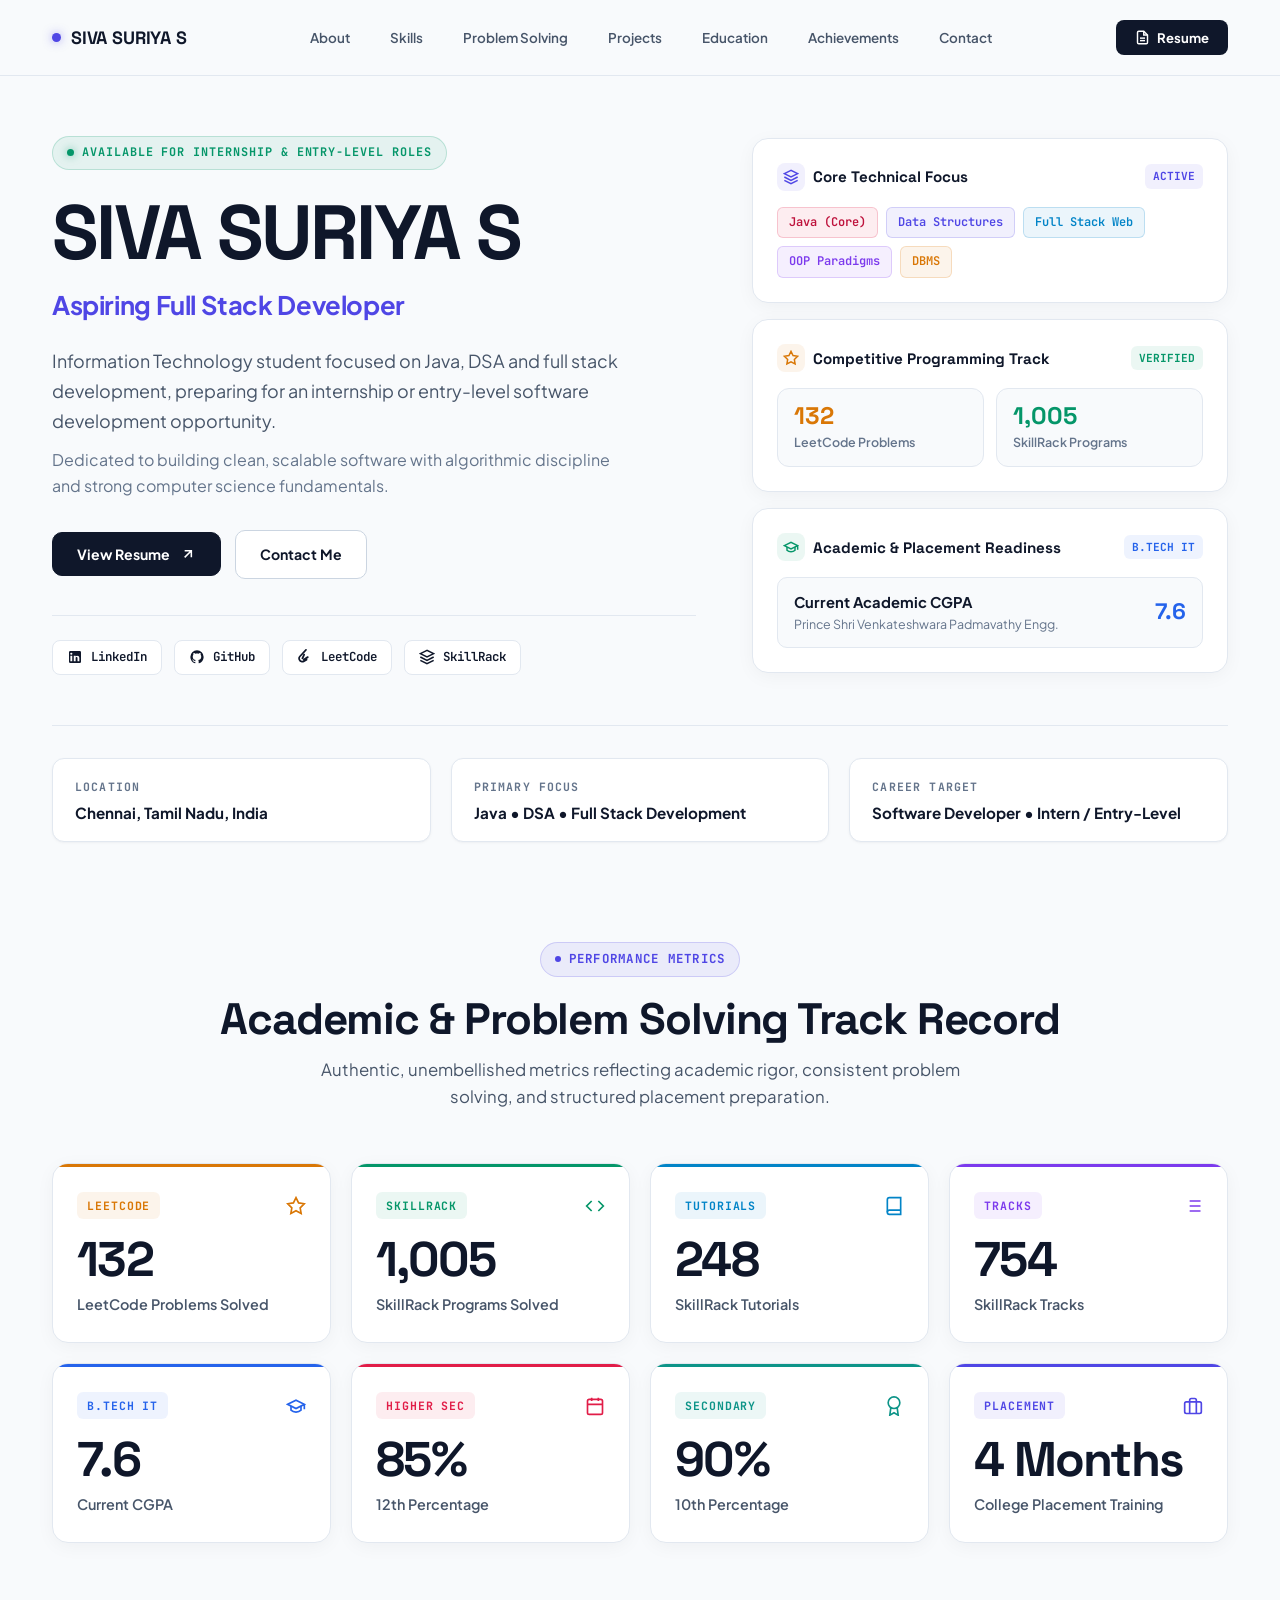
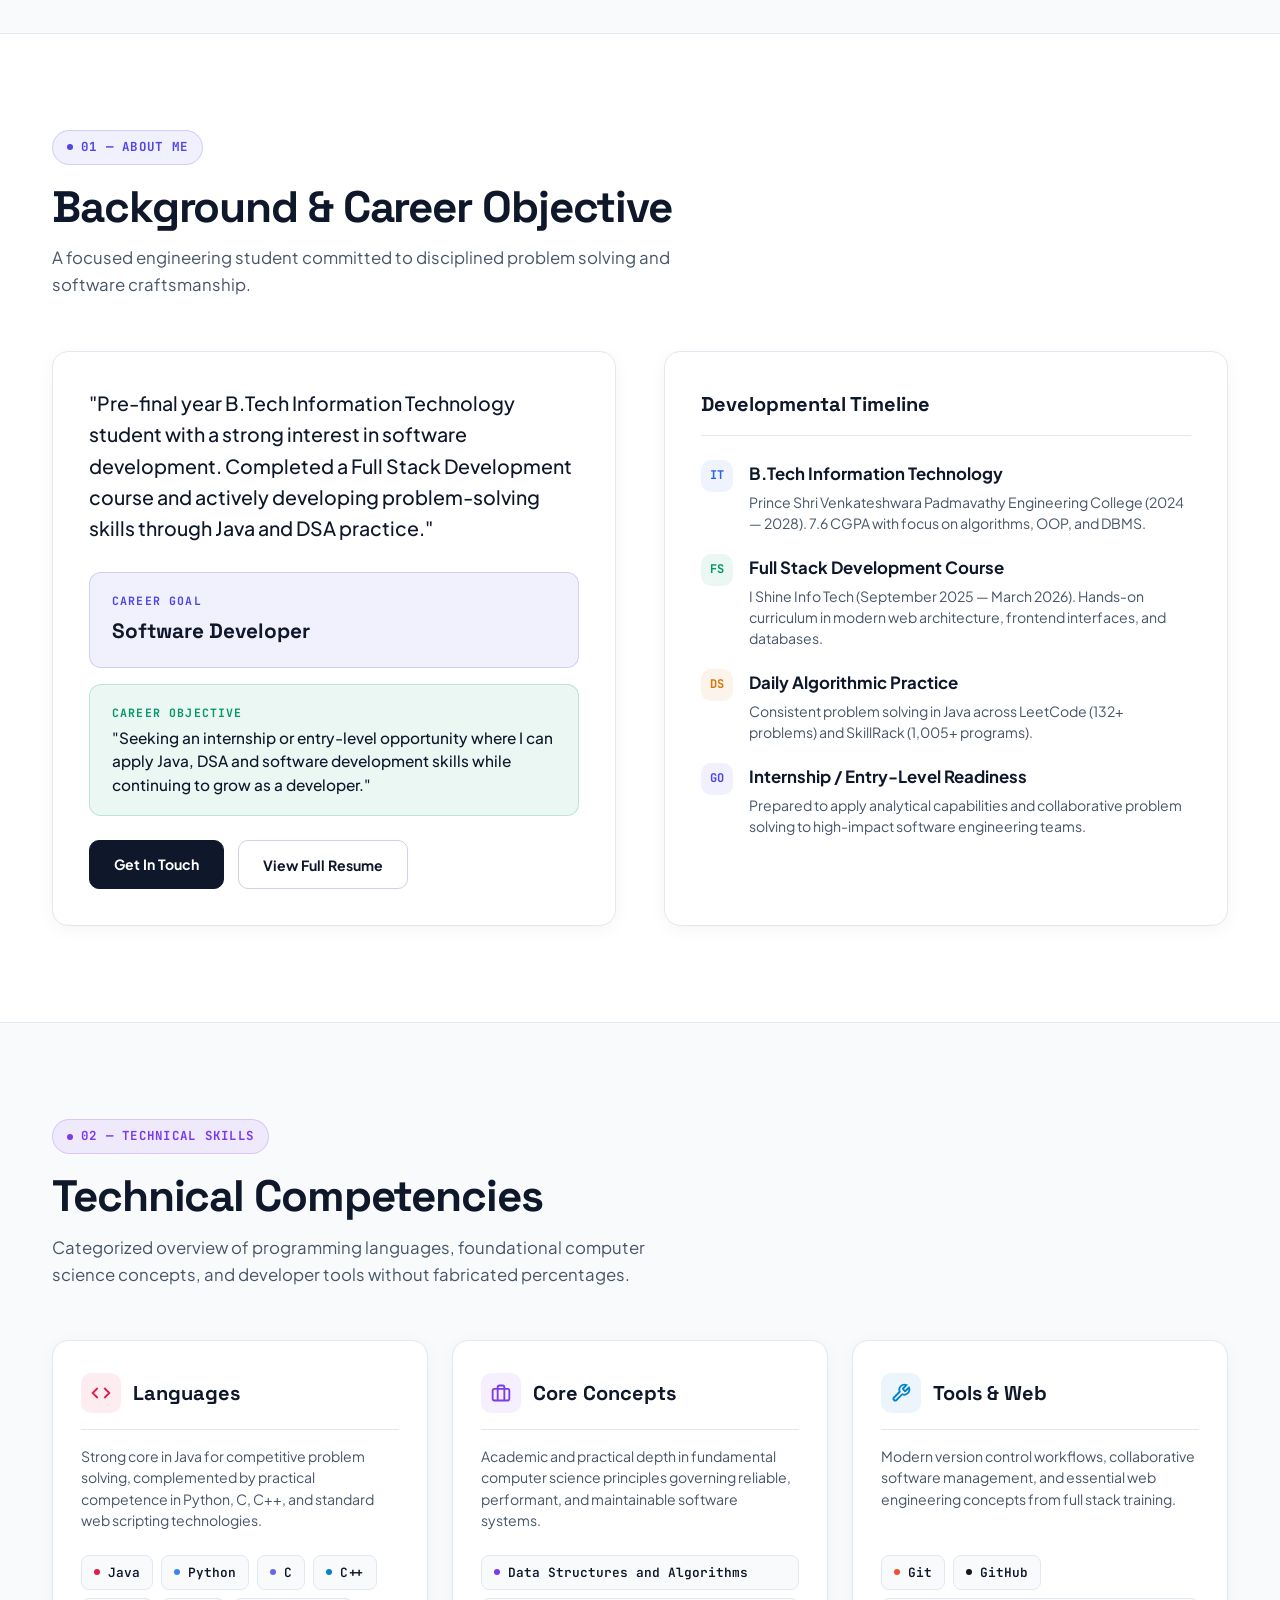
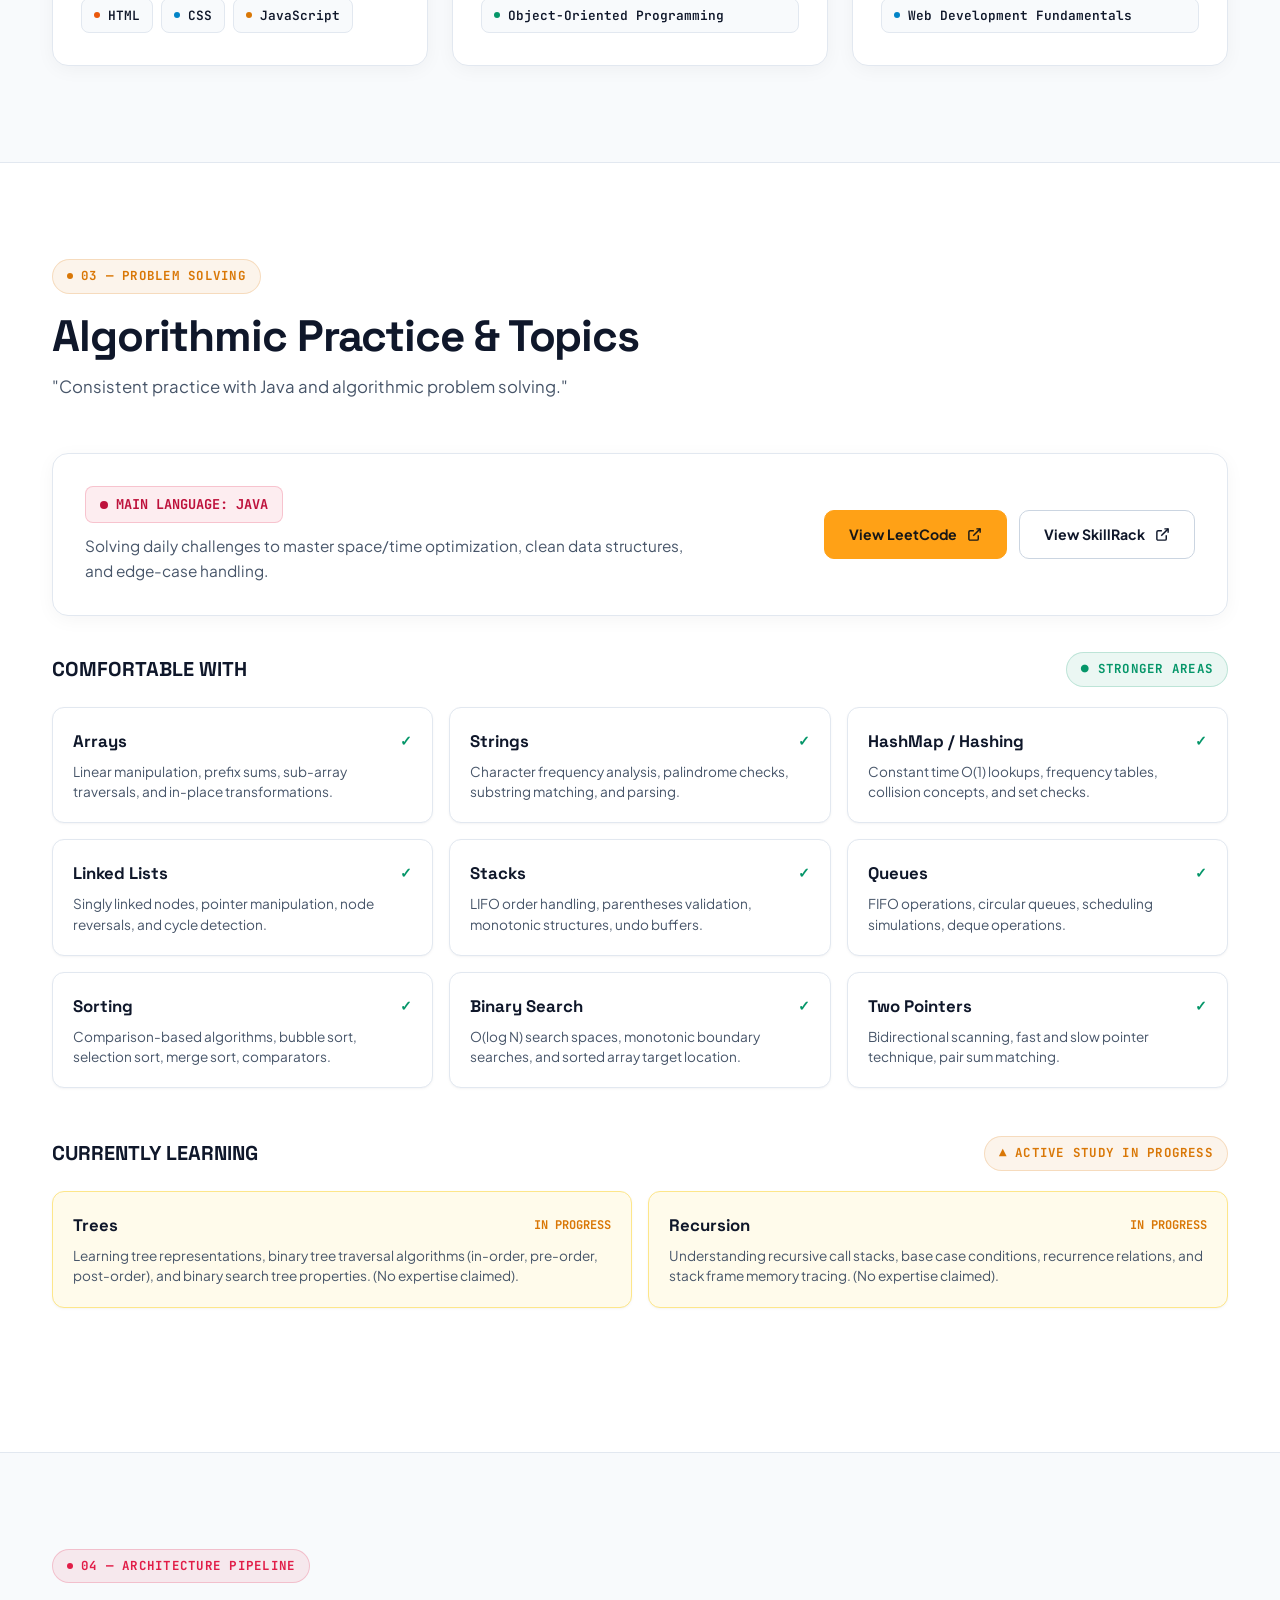
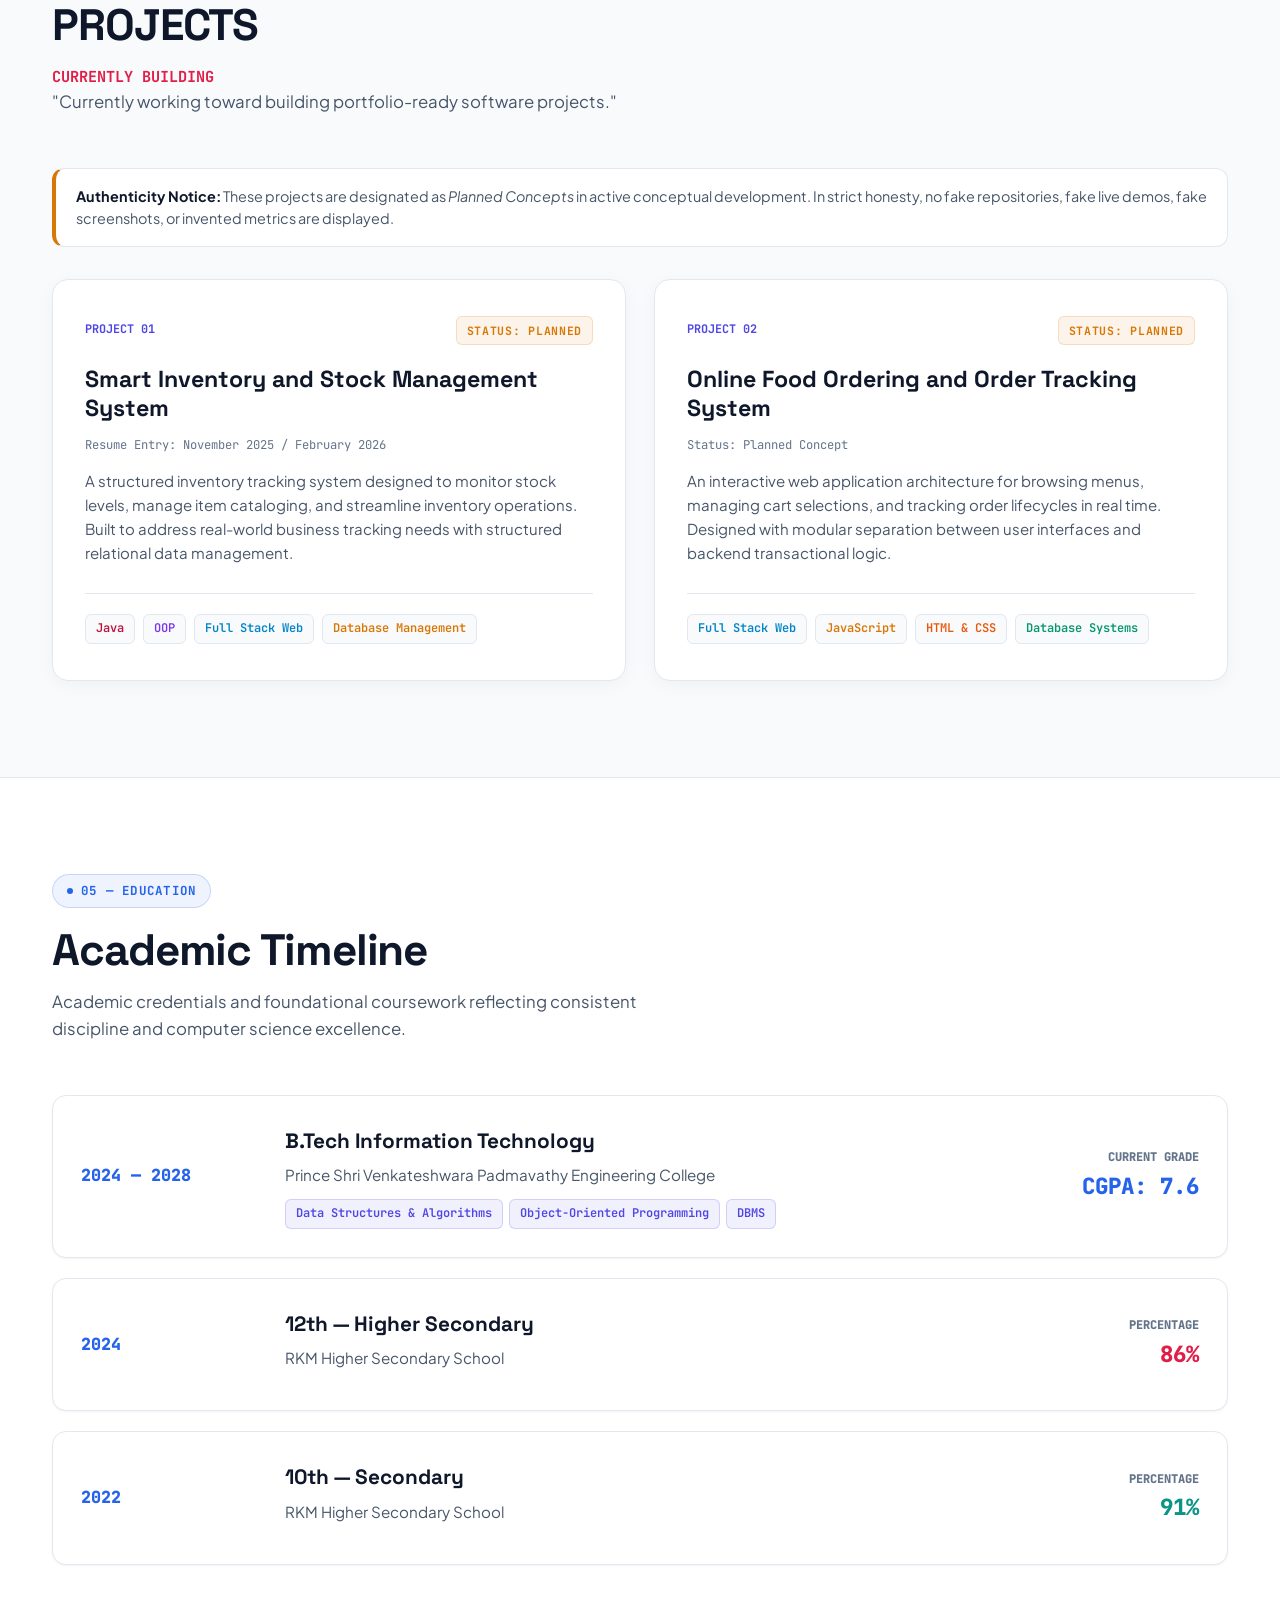
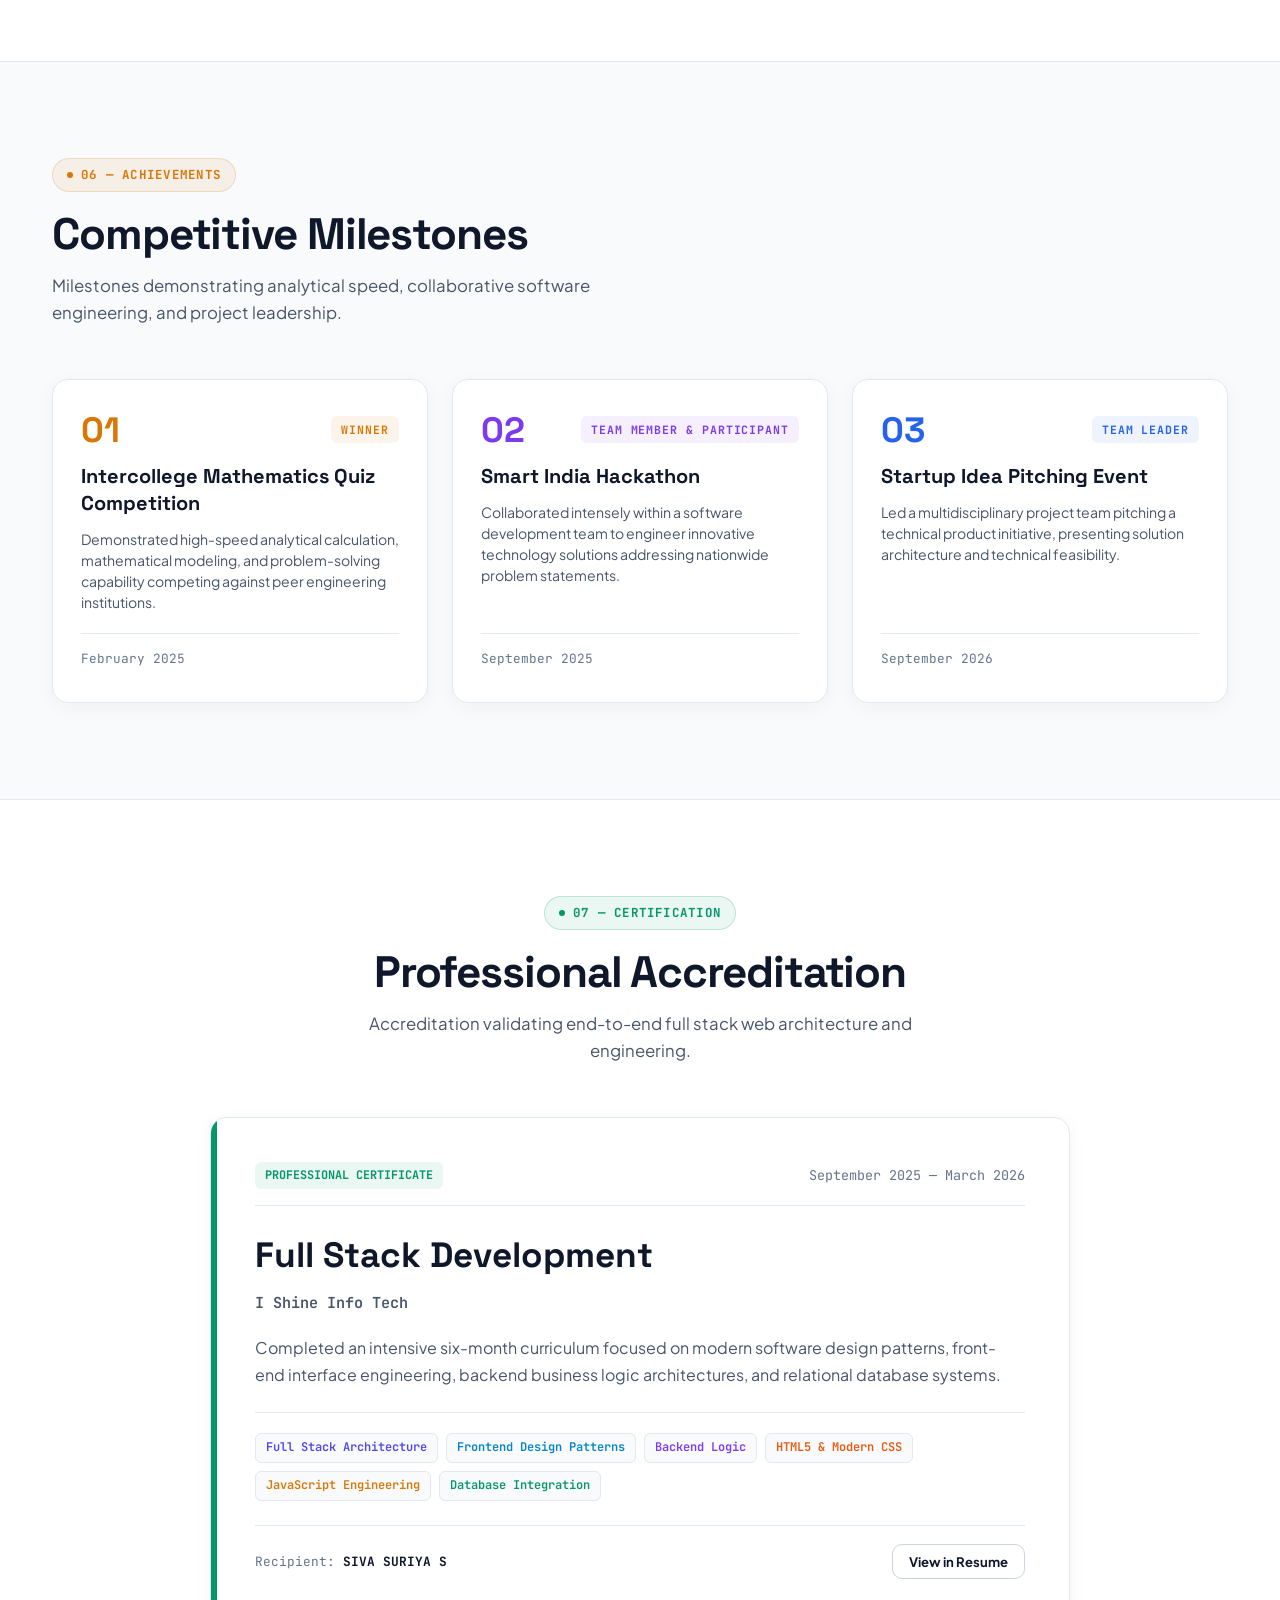
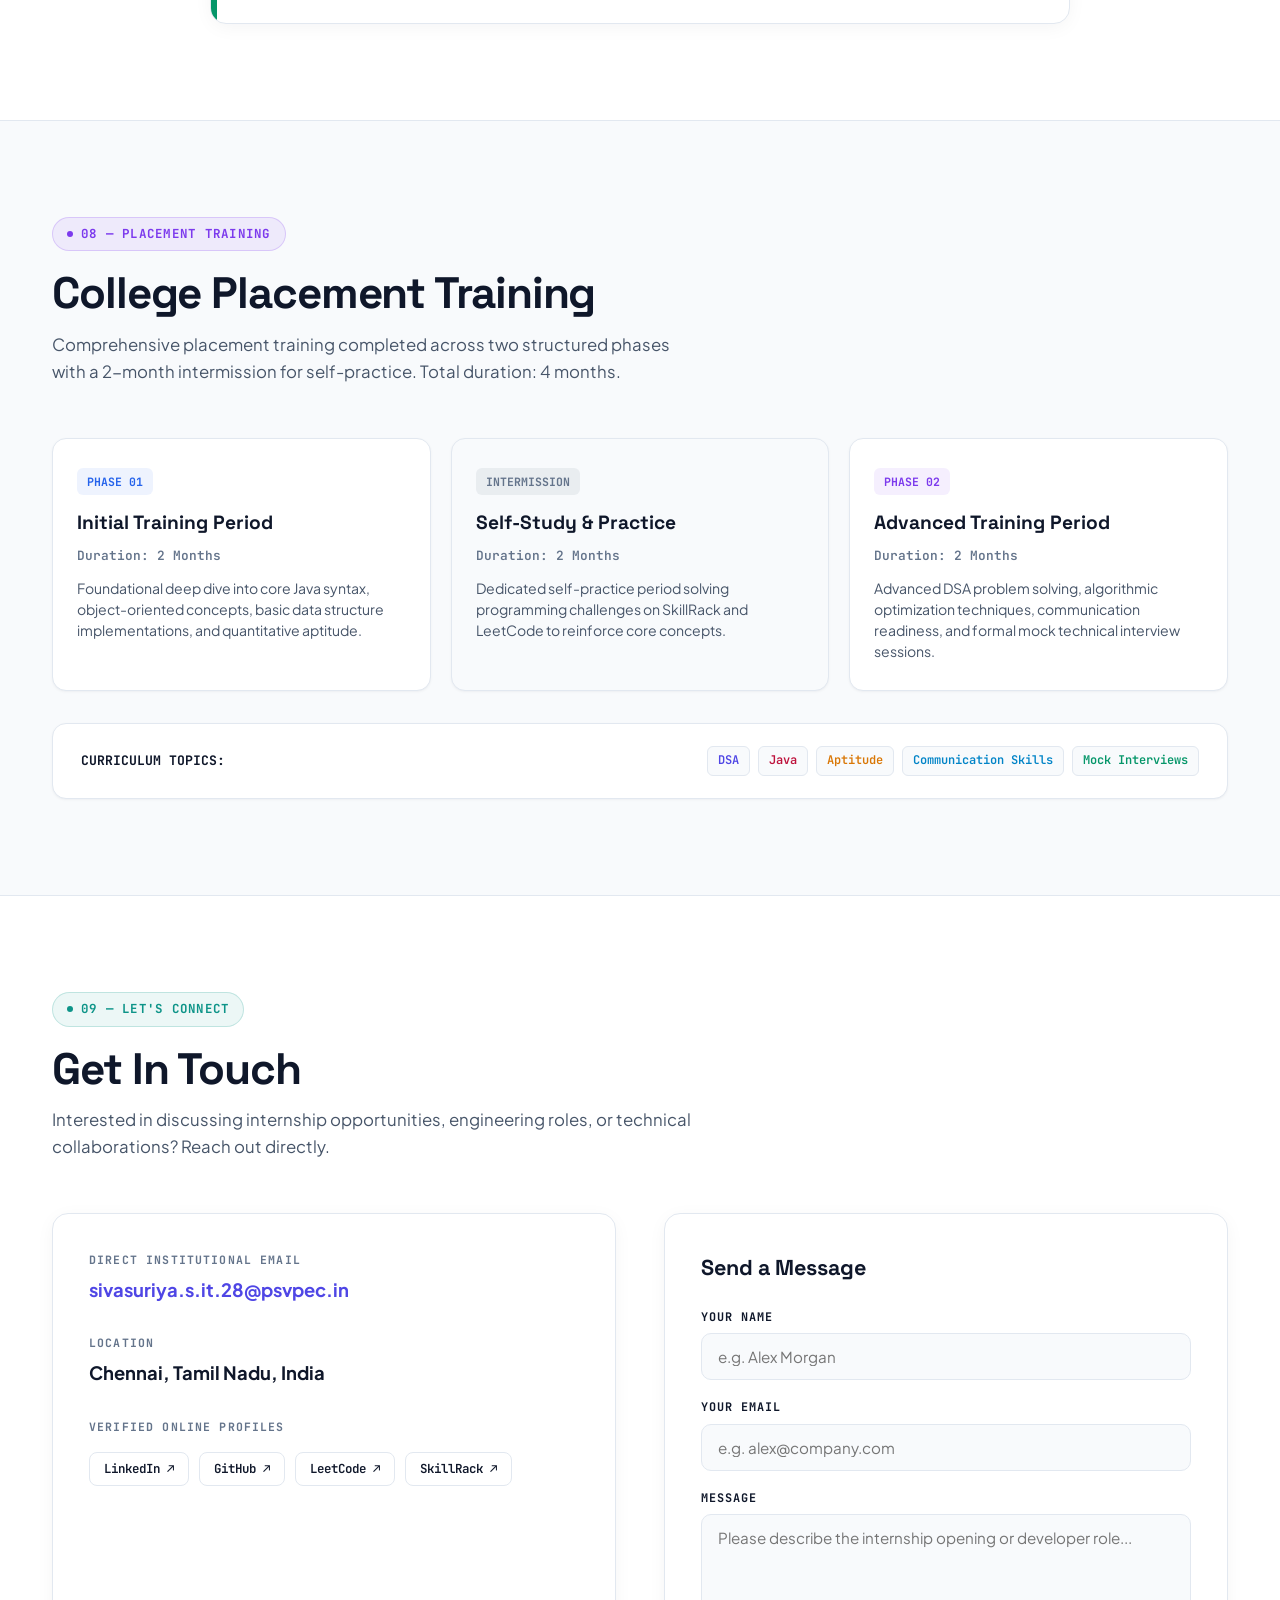
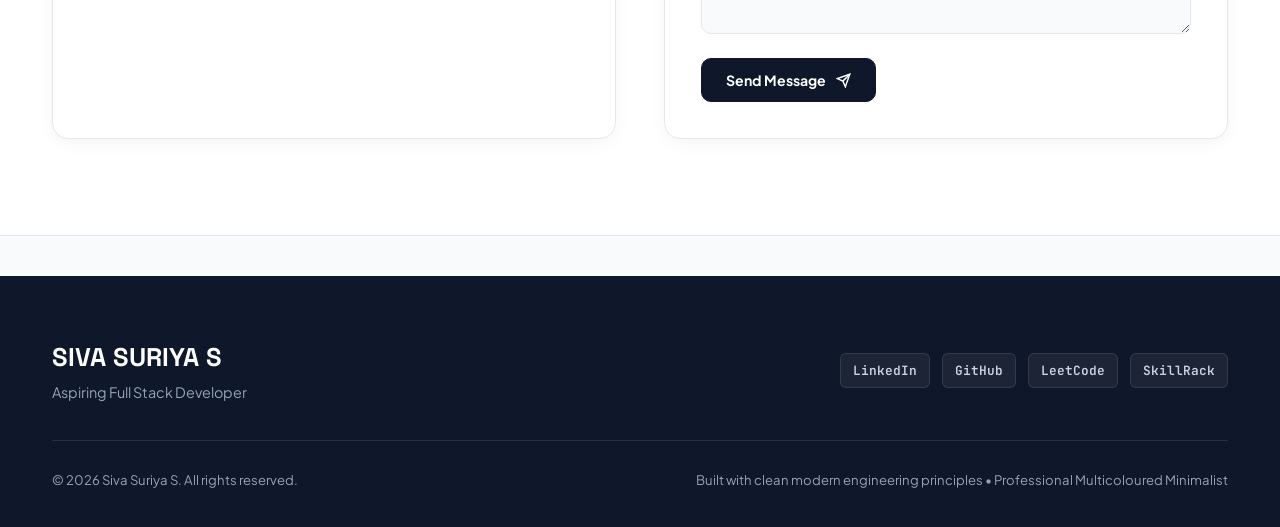
<file: index.html>
<!DOCTYPE html>
<html lang="en">
<head>
  <meta charset="UTF-8">
  <meta name="viewport" content="width=device-width, initial-scale=1.0">
  <title>SIVA SURIYA S — Aspiring Full Stack Developer</title>
  <meta name="description" content="Portfolio of Siva Suriya S — Pre-final year B.Tech IT student focused on Java, DSA, and Full Stack Development. Professional Multicoloured Minimalist Portfolio.">
  <link rel="stylesheet" href="assets/css/style.css">
  <link rel="icon" href="data:image/svg+xml,<svg xmlns=%22http://www.w3.org/2000/svg%22 viewBox=%220 0 100 100%22><circle cx=%2250%22 cy=%2250%22 r=%2245%22 fill=%22%234F46E5%22/><text x=%2250%%22 y=%2255%%22 font-size=%2250%22 font-weight=%22800%22 fill=%22%23FFFFFF%22 text-anchor=%22middle%22 dominant-baseline=%22middle%22 font-family=%22sans-serif%22>S</text></svg>">
</head>
<body>

  <!-- ==========================================================================
       STICKY NAVIGATION BAR (PROFESSIONAL MINIMALIST)
       ========================================================================== -->
  <header class="navbar">
    <div class="container nav-container">
      <a href="#home" class="brand-logo" aria-label="Siva Suriya S Home">
        <span class="brand-dot"></span>
        <span>SIVA SURIYA S</span>
      </a>

      <nav aria-label="Main Navigation">
        <ul class="nav-menu">
          <li><a href="#about" class="nav-link">About</a></li>
          <li><a href="#skills" class="nav-link">Skills</a></li>
          <li><a href="#problem-solving" class="nav-link">Problem Solving</a></li>
          <li><a href="#projects" class="nav-link">Projects</a></li>
          <li><a href="#education" class="nav-link">Education</a></li>
          <li><a href="#achievements" class="nav-link">Achievements</a></li>
          <li><a href="#contact" class="nav-link">Contact</a></li>
        </ul>
      </nav>

      <div class="nav-actions">
        <button class="btn-nav-resume btn-resume-trigger" aria-label="View Resume">
          <svg width="15" height="15" viewBox="0 0 24 24" fill="none" stroke="currentColor" stroke-width="2.3">
            <path d="M14 2H6a2 2 0 0 0-2 2v16a2 2 0 0 0 2 2h12a2 2 0 0 0 2-2V8z"></path>
            <polyline points="14 2 14 8 20 8"></polyline>
            <line x1="16" y1="13" x2="8" y2="13"></line>
            <line x1="16" y1="17" x2="8" y2="17"></line>
          </svg>
          <span>Resume</span>
        </button>
      </div>

      <!-- Mobile Hamburger Toggle -->
      <button class="nav-toggle" aria-label="Toggle mobile menu" aria-expanded="false">
        <span></span>
        <span></span>
        <span></span>
      </button>
    </div>
  </header>

  <!-- MOBILE NAVIGATION DRAWER -->
  <div class="mobile-nav-drawer" aria-label="Mobile Navigation">
    <ul class="mobile-nav-links">
      <li><a href="#home" class="nav-link">Home</a></li>
      <li><a href="#about" class="nav-link">About</a></li>
      <li><a href="#skills" class="nav-link">Skills</a></li>
      <li><a href="#problem-solving" class="nav-link">Problem Solving</a></li>
      <li><a href="#projects" class="nav-link">Projects</a></li>
      <li><a href="#education" class="nav-link">Education</a></li>
      <li><a href="#achievements" class="nav-link">Achievements</a></li>
      <li><a href="#certification" class="nav-link">Certification</a></li>
      <li><a href="#training" class="nav-link">Training</a></li>
      <li><a href="#contact" class="nav-link">Contact</a></li>
    </ul>
    <div style="margin-top: 24px;">
      <button class="btn btn-primary btn-resume-trigger" style="width: 100%;">
        View Resume
      </button>
    </div>
  </div>

  <main>
    <!-- ==========================================================================
         HERO SECTION (PROFESSIONAL MULTICOLOURED MINIMALIST)
         ========================================================================== -->
    <section id="home" class="hero-section">
      <div class="container">
        
        <div class="hero-grid">
          
          <!-- Hero Left Column -->
          <div>
            <div class="hero-status-pill">
              <span class="pulse-dot-emerald"></span>
              <span>Available for Internship &amp; Entry-Level Roles</span>
            </div>

            <h1 class="hero-name">SIVA SURIYA S</h1>
            <h2 class="hero-role">Aspiring Full Stack Developer</h2>

            <p class="hero-description">
              Information Technology student focused on Java, DSA and full stack development, preparing for an internship or entry-level software development opportunity.
            </p>

            <p class="hero-secondary-line">
              Dedicated to building clean, scalable software with algorithmic discipline and strong computer science fundamentals.
            </p>

            <div class="hero-actions">
              <button class="btn btn-primary btn-resume-trigger">
                <span>View Resume</span>
                <svg width="16" height="16" viewBox="0 0 24 24" fill="none" stroke="currentColor" stroke-width="2.3">
                  <path d="M7 17l9.2-9.2M17 17V7H7"/>
                </svg>
              </button>
              <a href="#contact" class="btn btn-secondary">
                <span>Contact Me</span>
              </a>
            </div>

            <!-- Verified Social Chips with Distinct Brand Accents -->
            <div class="hero-socials">
              <a href="https://www.linkedin.com/in/sivasuriya-s-58318a3b3" target="_blank" rel="noopener noreferrer" class="social-chip chip-linkedin" title="LinkedIn">
                <svg width="16" height="16" viewBox="0 0 24 24" fill="currentColor">
                  <path d="M19 3a2 2 0 0 1 2 2v14a2 2 0 0 1-2 2H5a2 2 0 0 1-2-2V5a2 2 0 0 1 2-2h14m-.5 15.5v-5.3a3.26 3.26 0 0 0-3.26-3.26c-.85 0-1.84.52-2.28 1.3v-1.11h-2.79v8.37h2.79v-4.93c0-.77.62-1.4 1.39-1.4a1.4 1.4 0 0 1 1.4 1.4v4.93h2.75M6.46 8.76a1.64 1.64 0 1 0 0-3.28 1.64 1.64 0 0 0 0 3.28m1.4 9.74v-8.37H5.06v8.37h2.8z"/>
                </svg>
                <span>LinkedIn</span>
              </a>

              <a href="https://github.com/sivasuriya2811" target="_blank" rel="noopener noreferrer" class="social-chip chip-github" title="GitHub">
                <svg width="16" height="16" viewBox="0 0 24 24" fill="currentColor">
                  <path d="M12 2A10 10 0 0 0 2 12c0 4.42 2.87 8.17 6.84 9.5.5.08.66-.23.66-.5v-1.69c-2.77.6-3.36-1.34-3.36-1.34-.46-1.16-1.11-1.47-1.11-1.47-.91-.62.07-.6.07-.6 1 .07 1.53 1.03 1.53 1.03.87 1.52 2.34 1.07 2.91.83.1-.65.35-1.09.63-1.34-2.22-.25-4.55-1.11-4.55-4.92 0-1.11.38-2 1.03-2.71-.1-.25-.45-1.29.1-2.64 0 0 .84-.27 2.75 1.02.79-.22 1.65-.33 2.5-.33.85 0 1.71.11 2.5.33 1.91-1.29 2.75-1.02 2.75-1.02.55 1.35.2 2.39.1 2.64.65.71 1.03 1.6 1.03 2.71 0 3.82-2.34 4.66-4.57 4.91.36.31.69.92.69 1.85V21c0 .27.16.59.67.5C19.14 20.16 22 16.42 22 12A10 10 0 0 0 12 2z"/>
                </svg>
                <span>GitHub</span>
              </a>

              <a href="https://leetcode.com/u/sivasuriyari/" target="_blank" rel="noopener noreferrer" class="social-chip chip-leetcode" title="LeetCode">
                <svg width="16" height="16" viewBox="0 0 24 24" fill="currentColor">
                  <path d="M13.483 0a1.374 1.374 0 0 0-.961.438L7.116 6.226l-3.854 4.126a5.266 5.266 0 0 0-1.209 2.104 5.35 5.35 0 0 0-.125.513 5.527 5.527 0 0 0 .062 2.362 5.83 5.83 0 0 0 .349 1.017 5.938 5.938 0 0 0 4.818 3.821 5.834 5.834 0 0 0 3.236-.454l4.576-2.58a1.384 1.384 0 1 0-1.349-2.428l-4.57 2.576a3.14 3.14 0 0 1-1.748.245 3.208 3.208 0 0 1-2.605-2.067 3.23 3.23 0 0 1-.223-.74 3.01 3.01 0 0 1-.035-1.278 3.099 3.099 0 0 1 .684-1.294l3.965-4.245 5.232-5.606a1.376 1.376 0 0 0-.297-2.18A1.37 1.37 0 0 0 13.483 0zm-2.88 7.283a1.391 1.391 0 0 0-1.284.868L6.87 13.473a1.383 1.383 0 1 0 2.569 1.026l2.45-5.322a1.382 1.382 0 0 0-.786-1.894 1.353 1.353 0 0 0-.5-.001zm5.545 3.522a1.383 1.383 0 0 0-.743.218l-5.69 3.693a1.384 1.384 0 1 0 1.503 2.318l5.691-3.693a1.384 1.384 0 0 0-.761-2.536z"/>
                </svg>
                <span>LeetCode</span>
              </a>

              <a href="https://www.skillrack.com/faces/ui/profile.xhtml" target="_blank" rel="noopener noreferrer" class="social-chip chip-skillrack" title="SkillRack">
                <svg width="16" height="16" viewBox="0 0 24 24" fill="none" stroke="currentColor" stroke-width="2.3">
                  <path d="M12 2L2 7l10 5 10-5-10-5zM2 17l10 5 10-5M2 12l10 5 10-5"/>
                </svg>
                <span>SkillRack</span>
              </a>
            </div>
          </div>

          <!-- Hero Right Column: Professional Multicoloured Dashboard Visual (NOT A CODE EDITOR!) -->
          <div>
            <div class="hero-visual-board">
              
              <!-- Card 1: Core Technical Competencies -->
              <div class="visual-hub-card">
                <div class="hub-card-top">
                  <div class="hub-card-title">
                    <div class="hub-icon-wrap indigo">
                      <svg width="16" height="16" viewBox="0 0 24 24" fill="none" stroke="currentColor" stroke-width="2.2">
                        <polygon points="12 2 2 7 12 12 22 7 12 2"></polygon>
                        <polyline points="2 17 12 22 22 17"></polyline>
                        <polyline points="2 12 12 17 22 12"></polyline>
                      </svg>
                    </div>
                    <span>Core Technical Focus</span>
                  </div>
                  <span class="hub-badge-status" style="background: var(--color-indigo-subtle); color: var(--color-indigo);">Active</span>
                </div>

                <div class="hub-skills-pills">
                  <span class="hub-pill pill-java">Java (Core)</span>
                  <span class="hub-pill pill-dsa">Data Structures</span>
                  <span class="hub-pill pill-fullstack">Full Stack Web</span>
                  <span class="hub-pill pill-oop">OOP Paradigms</span>
                  <span class="hub-pill pill-sql">DBMS</span>
                </div>
              </div>

              <!-- Card 2: Verified Problem Solving Hub -->
              <div class="visual-hub-card">
                <div class="hub-card-top">
                  <div class="hub-card-title">
                    <div class="hub-icon-wrap amber">
                      <svg width="16" height="16" viewBox="0 0 24 24" fill="none" stroke="currentColor" stroke-width="2.2">
                        <polygon points="12 2 15.09 8.26 22 9.27 17 14.14 18.18 21.02 12 17.77 5.82 21.02 7 14.14 2 9.27 8.91 8.26 12 2"></polygon>
                      </svg>
                    </div>
                    <span>Competitive Programming Track</span>
                  </div>
                  <span class="hub-badge-status" style="background: var(--color-emerald-subtle); color: var(--color-emerald);">Verified</span>
                </div>

                <div class="hub-stats-row">
                  <div class="hub-mini-stat">
                    <div class="hub-mini-num amber">132</div>
                    <div class="hub-mini-label">LeetCode Problems</div>
                  </div>
                  <div class="hub-mini-stat">
                    <div class="hub-mini-num emerald">1,005</div>
                    <div class="hub-mini-label">SkillRack Programs</div>
                  </div>
                </div>
              </div>

              <!-- Card 3: Academic & Training Standing -->
              <div class="visual-hub-card">
                <div class="hub-card-top">
                  <div class="hub-card-title">
                    <div class="hub-icon-wrap emerald">
                      <svg width="16" height="16" viewBox="0 0 24 24" fill="none" stroke="currentColor" stroke-width="2.2">
                        <path d="M22 10v6M2 10l10-5 10 5-10 5z"></path>
                        <path d="M6 12v5c3 3 9 3 12 0v-5"></path>
                      </svg>
                    </div>
                    <span>Academic &amp; Placement Readiness</span>
                  </div>
                  <span class="hub-badge-status" style="background: var(--color-blue-subtle); color: var(--color-blue);">B.Tech IT</span>
                </div>

                <div style="display: flex; justify-content: space-between; align-items: center; background: var(--bg-primary); padding: 12px 16px; border-radius: 10px; border: 1px solid var(--border-light);">
                  <div>
                    <div style="font-weight: 700; font-size: 0.92rem; color: var(--text-main);">Current Academic CGPA</div>
                    <div style="font-size: 0.78rem; color: var(--text-muted);">Prince Shri Venkateshwara Padmavathy Engg.</div>
                  </div>
                  <div style="font-family: var(--font-display); font-size: 1.4rem; font-weight: 800; color: var(--color-blue);">
                    7.6
                  </div>
                </div>
              </div>

            </div>
          </div>

        </div>

        <!-- HERO MICRO INFORMATION ROW -->
        <div class="hero-micro-row">
          <div class="micro-col-card">
            <div class="micro-label">Location</div>
            <div class="micro-val">Chennai, Tamil Nadu, India</div>
          </div>
          <div class="micro-col-card">
            <div class="micro-label">Primary Focus</div>
            <div class="micro-val">Java &bull; DSA &bull; Full Stack Development</div>
          </div>
          <div class="micro-col-card">
            <div class="micro-label">Career Target</div>
            <div class="micro-val">Software Developer &bull; Intern / Entry-Level</div>
          </div>
        </div>

      </div>
    </section>

    <!-- ==========================================================================
         ANIMATED STATISTICS (MULTICOLOURED DOMAIN CARDS)
         ========================================================================== -->
    <section id="stats" class="section stats-section">
      <div class="container">
        
        <div class="section-header center">
          <div class="section-badge badge-indigo">
            <span class="section-badge-dot"></span>
            <span>Performance Metrics</span>
          </div>
          <h2 class="section-title">Academic &amp; Problem Solving Track Record</h2>
          <p class="section-desc">
            Authentic, unembellished metrics reflecting academic rigor, consistent problem solving, and structured placement preparation.
          </p>
        </div>

        <div class="stats-grid">
          
          <!-- 1. LeetCode Problems Solved -->
          <div class="stat-card-multi color-amber">
            <div class="stat-header-flex">
              <span class="stat-platform-pill">LeetCode</span>
              <svg width="20" height="20" viewBox="0 0 24 24" fill="none" stroke="currentColor" stroke-width="2" style="color: var(--color-amber);">
                <polygon points="12 2 15.09 8.26 22 9.27 17 14.14 18.18 21.02 12 17.77 5.82 21.02 7 14.14 2 9.27 8.91 8.26 12 2"></polygon>
              </svg>
            </div>
            <div class="stat-number-box">
              <span class="stat-number" data-target="132">0</span>
            </div>
            <div class="stat-label-text">LeetCode Problems Solved</div>
          </div>

          <!-- 2. SkillRack Programs Solved -->
          <div class="stat-card-multi color-emerald">
            <div class="stat-header-flex">
              <span class="stat-platform-pill">SkillRack</span>
              <svg width="20" height="20" viewBox="0 0 24 24" fill="none" stroke="currentColor" stroke-width="2" style="color: var(--color-emerald);">
                <polyline points="16 18 22 12 16 6"></polyline>
                <polyline points="8 6 2 12 8 18"></polyline>
              </svg>
            </div>
            <div class="stat-number-box">
              <span class="stat-number" data-target="1005">0</span>
            </div>
            <div class="stat-label-text">SkillRack Programs Solved</div>
          </div>

          <!-- 3. SkillRack Tutorials -->
          <div class="stat-card-multi color-cyan">
            <div class="stat-header-flex">
              <span class="stat-platform-pill">Tutorials</span>
              <svg width="20" height="20" viewBox="0 0 24 24" fill="none" stroke="currentColor" stroke-width="2" style="color: var(--color-cyan);">
                <path d="M4 19.5A2.5 2.5 0 0 1 6.5 17H20"></path>
                <path d="M6.5 2H20v20H6.5A2.5 2.5 0 0 1 4 19.5v-15A2.5 2.5 0 0 1 6.5 2z"></path>
              </svg>
            </div>
            <div class="stat-number-box">
              <span class="stat-number" data-target="248">0</span>
            </div>
            <div class="stat-label-text">SkillRack Tutorials</div>
          </div>

          <!-- 4. SkillRack Tracks -->
          <div class="stat-card-multi color-purple">
            <div class="stat-header-flex">
              <span class="stat-platform-pill">Tracks</span>
              <svg width="20" height="20" viewBox="0 0 24 24" fill="none" stroke="currentColor" stroke-width="2" style="color: var(--color-purple);">
                <line x1="8" y1="6" x2="21" y2="6"></line>
                <line x1="8" y1="12" x2="21" y2="12"></line>
                <line x1="8" y1="18" x2="21" y2="18"></line>
                <line x1="3" y1="6" x2="3.01" y2="6"></line>
                <line x1="3" y1="12" x2="3.01" y2="12"></line>
                <line x1="3" y1="18" x2="3.01" y2="18"></line>
              </svg>
            </div>
            <div class="stat-number-box">
              <span class="stat-number" data-target="754">0</span>
            </div>
            <div class="stat-label-text">SkillRack Tracks</div>
          </div>

          <!-- 5. Current CGPA (7.6) -->
          <div class="stat-card-multi color-blue">
            <div class="stat-header-flex">
              <span class="stat-platform-pill">B.Tech IT</span>
              <svg width="20" height="20" viewBox="0 0 24 24" fill="none" stroke="currentColor" stroke-width="2" style="color: var(--color-blue);">
                <path d="M22 10v6M2 10l10-5 10 5-10 5z"></path>
                <path d="M6 12v5c3 3 9 3 12 0v-5"></path>
              </svg>
            </div>
            <div class="stat-number-box">
              <span class="stat-number" data-target="7.6" data-decimal="true">0</span>
            </div>
            <div class="stat-label-text">Current CGPA</div>
          </div>

          <!-- 6. 12th Percentage (86%) -->
          <div class="stat-card-multi color-rose">
            <div class="stat-header-flex">
              <span class="stat-platform-pill">Higher Sec</span>
              <svg width="20" height="20" viewBox="0 0 24 24" fill="none" stroke="currentColor" stroke-width="2" style="color: var(--color-rose);">
                <rect x="3" y="4" width="18" height="18" rx="2" ry="2"></rect>
                <line x1="16" y1="2" x2="16" y2="6"></line>
                <line x1="8" y1="2" x2="8" y2="6"></line>
                <line x1="3" y1="10" x2="21" y2="10"></line>
              </svg>
            </div>
            <div class="stat-number-box">
              <span class="stat-number" data-target="86" data-percentage="true">0</span>
            </div>
            <div class="stat-label-text">12th Percentage</div>
          </div>

          <!-- 7. 10th Percentage (91%) -->
          <div class="stat-card-multi color-teal">
            <div class="stat-header-flex">
              <span class="stat-platform-pill">Secondary</span>
              <svg width="20" height="20" viewBox="0 0 24 24" fill="none" stroke="currentColor" stroke-width="2" style="color: var(--color-teal);">
                <circle cx="12" cy="8" r="7"></circle>
                <polyline points="8.21 13.89 7 23 12 20 17 23 15.79 13.88"></polyline>
              </svg>
            </div>
            <div class="stat-number-box">
              <span class="stat-number" data-target="91" data-percentage="true">0</span>
            </div>
            <div class="stat-label-text">10th Percentage</div>
          </div>

          <!-- 8. College Placement Training ("4 Months") -->
          <div class="stat-card-multi color-indigo">
            <div class="stat-header-flex">
              <span class="stat-platform-pill">Placement</span>
              <svg width="20" height="20" viewBox="0 0 24 24" fill="none" stroke="currentColor" stroke-width="2" style="color: var(--color-indigo);">
                <rect x="2" y="7" width="20" height="14" rx="2" ry="2"></rect>
                <path d="M16 21V5a2 2 0 0 0-2-2h-4a2 2 0 0 0-2 2v16"></path>
              </svg>
            </div>
            <div class="stat-number-box">
              <span class="stat-number" data-target="4 Months" data-is-text="true">0</span>
            </div>
            <div class="stat-label-text">College Placement Training</div>
          </div>

        </div>

      </div>
    </section>

    <!-- ==========================================================================
         01 — ABOUT ME SECTION
         ========================================================================== -->
    <section id="about" class="section section-alt">
      <div class="container">
        
        <div class="section-header">
          <div class="section-badge badge-indigo">
            <span class="section-badge-dot"></span>
            <span>01 &mdash; About Me</span>
          </div>
          <h2 class="section-title">Background &amp; Career Objective</h2>
          <p class="section-desc">
            A focused engineering student committed to disciplined problem solving and software craftsmanship.
          </p>
        </div>

        <div class="about-grid-layout">
          
          <!-- Bio Column -->
          <div class="about-bio-card">
            <div>
              <p class="about-lead-text">
                "Pre-final year B.Tech Information Technology student with a strong interest in software development. Completed a Full Stack Development course and actively developing problem-solving skills through Java and DSA practice."
              </p>

              <div class="career-focus-badge">
                <div class="focus-badge-label">Career Goal</div>
                <div class="focus-badge-val">Software Developer</div>
              </div>

              <div class="career-objective-badge">
                <div class="objective-badge-label">Career Objective</div>
                <p class="objective-quote">
                  "Seeking an internship or entry-level opportunity where I can apply Java, DSA and software development skills while continuing to grow as a developer."
                </p>
              </div>
            </div>

            <div style="display: flex; gap: 14px; flex-wrap: wrap;">
              <a href="#contact" class="btn btn-primary">
                <span>Get In Touch</span>
              </a>
              <button class="btn btn-secondary btn-resume-trigger">
                <span>View Full Resume</span>
              </button>
            </div>
          </div>

          <!-- Developmental Milestone Progression -->
          <div class="about-timeline-card">
            <h3 class="timeline-card-header">Developmental Timeline</h3>

            <div class="milestone-flow">
              
              <div class="milestone-node-item">
                <div class="milestone-bullet blue">IT</div>
                <div class="milestone-node-content">
                  <h4>B.Tech Information Technology</h4>
                  <p>Prince Shri Venkateshwara Padmavathy Engineering College (2024 &mdash; 2028). 7.6 CGPA with focus on algorithms, OOP, and DBMS.</p>
                </div>
              </div>

              <div class="milestone-node-item">
                <div class="milestone-bullet emerald">FS</div>
                <div class="milestone-node-content">
                  <h4>Full Stack Development Course</h4>
                  <p>I Shine Info Tech (September 2025 &mdash; March 2026). Hands-on curriculum in modern web architecture, frontend interfaces, and databases.</p>
                </div>
              </div>

              <div class="milestone-node-item">
                <div class="milestone-bullet amber">DS</div>
                <div class="milestone-node-content">
                  <h4>Daily Algorithmic Practice</h4>
                  <p>Consistent problem solving in Java across LeetCode (132+ problems) and SkillRack (1,005+ programs).</p>
                </div>
              </div>

              <div class="milestone-node-item">
                <div class="milestone-bullet indigo">GO</div>
                <div class="milestone-node-content">
                  <h4>Internship / Entry-Level Readiness</h4>
                  <p>Prepared to apply analytical capabilities and collaborative problem solving to high-impact software engineering teams.</p>
                </div>
              </div>

            </div>
          </div>

        </div>

      </div>
    </section>

    <!-- ==========================================================================
         02 — TECHNICAL SKILLS SECTION
         ========================================================================== -->
    <section id="skills" class="section">
      <div class="container">
        
        <div class="section-header">
          <div class="section-badge badge-purple">
            <span class="section-badge-dot"></span>
            <span>02 &mdash; Technical Skills</span>
          </div>
          <h2 class="section-title">Technical Competencies</h2>
          <p class="section-desc">
            Categorized overview of programming languages, foundational computer science concepts, and developer tools without fabricated percentages.
          </p>
        </div>

        <div class="skills-cards-grid">
          
          <!-- Category 1: Languages -->
          <div class="skill-category-card">
            <div class="skill-cat-header">
              <div class="skill-cat-icon rose">
                <svg width="20" height="20" viewBox="0 0 24 24" fill="none" stroke="currentColor" stroke-width="2.2">
                  <polyline points="16 18 22 12 16 6"></polyline>
                  <polyline points="8 6 2 12 8 18"></polyline>
                </svg>
              </div>
              <h3 class="skill-cat-title">Languages</h3>
            </div>

            <p class="skill-cat-desc">
              Strong core in Java for competitive problem solving, complemented by practical competence in Python, C, C++, and standard web scripting technologies.
            </p>

            <div class="skill-badges-flow">
              <span class="skill-tech-badge">
                <span class="badge-dot" style="background: #E11D48;"></span>
                <span>Java</span>
              </span>
              <span class="skill-tech-badge">
                <span class="badge-dot" style="background: #3B82F6;"></span>
                <span>Python</span>
              </span>
              <span class="skill-tech-badge">
                <span class="badge-dot" style="background: #6366F1;"></span>
                <span>C</span>
              </span>
              <span class="skill-tech-badge">
                <span class="badge-dot" style="background: #0284C7;"></span>
                <span>C++</span>
              </span>
              <span class="skill-tech-badge">
                <span class="badge-dot" style="background: #EA580C;"></span>
                <span>HTML</span>
              </span>
              <span class="skill-tech-badge">
                <span class="badge-dot" style="background: #0284C7;"></span>
                <span>CSS</span>
              </span>
              <span class="skill-tech-badge">
                <span class="badge-dot" style="background: #D97706;"></span>
                <span>JavaScript</span>
              </span>
            </div>
          </div>

          <!-- Category 2: Core Concepts -->
          <div class="skill-category-card">
            <div class="skill-cat-header">
              <div class="skill-cat-icon purple">
                <svg width="20" height="20" viewBox="0 0 24 24" fill="none" stroke="currentColor" stroke-width="2.2">
                  <rect x="2" y="7" width="20" height="14" rx="2" ry="2"></rect>
                  <path d="M16 21V5a2 2 0 0 0-2-2h-4a2 2 0 0 0-2 2v16"></path>
                </svg>
              </div>
              <h3 class="skill-cat-title">Core Concepts</h3>
            </div>

            <p class="skill-cat-desc">
              Academic and practical depth in fundamental computer science principles governing reliable, performant, and maintainable software systems.
            </p>

            <div class="skill-badges-flow">
              <span class="skill-tech-badge" style="width: 100%;">
                <span class="badge-dot" style="background: var(--color-purple);"></span>
                <span>Data Structures and Algorithms</span>
              </span>
              <span class="skill-tech-badge" style="width: 100%;">
                <span class="badge-dot" style="background: var(--color-emerald);"></span>
                <span>Object-Oriented Programming</span>
              </span>
            </div>
          </div>

          <!-- Category 3: Tools & Web -->
          <div class="skill-category-card">
            <div class="skill-cat-header">
              <div class="skill-cat-icon cyan">
                <svg width="20" height="20" viewBox="0 0 24 24" fill="none" stroke="currentColor" stroke-width="2.2">
                  <path d="M14.7 6.3a1 1 0 0 0 0 1.4l1.6 1.6a1 1 0 0 0 1.4 0l3.77-3.77a6 6 0 0 1-7.94 7.94l-6.91 6.91a2.12 2.12 0 0 1-3-3l6.91-6.91a6 6 0 0 1 7.94-7.94l-3.76 3.76z"></path>
                </svg>
              </div>
              <h3 class="skill-cat-title">Tools &amp; Web</h3>
            </div>

            <p class="skill-cat-desc">
              Modern version control workflows, collaborative software management, and essential web engineering concepts from full stack training.
            </p>

            <div class="skill-badges-flow">
              <span class="skill-tech-badge">
                <span class="badge-dot" style="background: #F05032;"></span>
                <span>Git</span>
              </span>
              <span class="skill-tech-badge">
                <span class="badge-dot" style="background: #181717;"></span>
                <span>GitHub</span>
              </span>
              <span class="skill-tech-badge" style="width: 100%;">
                <span class="badge-dot" style="background: var(--color-cyan);"></span>
                <span>Web Development Fundamentals</span>
              </span>
            </div>
          </div>

        </div>

      </div>
    </section>

    <!-- ==========================================================================
         03 — PROBLEM SOLVING SECTION
         ========================================================================== -->
    <section id="problem-solving" class="section section-alt">
      <div class="container">
        
        <div class="section-header">
          <div class="section-badge badge-amber">
            <span class="section-badge-dot"></span>
            <span>03 &mdash; Problem Solving</span>
          </div>
          <h2 class="section-title">Algorithmic Practice &amp; Topics</h2>
          <p class="section-desc">
            "Consistent practice with Java and algorithmic problem solving."
          </p>
        </div>

        <!-- Problem Solving Banner: Main Language & Direct Links -->
        <div class="ps-banner-card">
          <div>
            <div class="main-lang-highlight">
              <span style="width: 8px; height: 8px; border-radius: 50%; background: #BE123C;"></span>
              <span>Main Language: Java</span>
            </div>
            <p style="font-size: 0.96rem; color: var(--text-secondary); margin-top: 10px; max-width: 600px;">
              Solving daily challenges to master space/time optimization, clean data structures, and edge-case handling.
            </p>
          </div>

          <div style="display: flex; gap: 12px; flex-wrap: wrap;">
            <a href="https://leetcode.com/u/sivasuriyari/" target="_blank" rel="noopener noreferrer" class="btn btn-primary" style="background: #FFA116; border-color: #FFA116; color: #171717;">
              <span>View LeetCode</span>
              <svg width="15" height="15" viewBox="0 0 24 24" fill="none" stroke="currentColor" stroke-width="2.3">
                <path d="M18 13v6a2 2 0 0 1-2 2H5a2 2 0 0 1-2-2V8a2 2 0 0 1 2-2h6"></path>
                <polyline points="15 3 21 3 21 9"></polyline>
                <line x1="10" y1="14" x2="21" y2="3"></line>
              </svg>
            </a>
            <a href="https://www.skillrack.com/faces/ui/profile.xhtml" target="_blank" rel="noopener noreferrer" class="btn btn-secondary">
              <span>View SkillRack</span>
              <svg width="15" height="15" viewBox="0 0 24 24" fill="none" stroke="currentColor" stroke-width="2.3">
                <path d="M18 13v6a2 2 0 0 1-2 2H5a2 2 0 0 1-2-2V8a2 2 0 0 1 2-2h6"></path>
                <polyline points="15 3 21 3 21 9"></polyline>
                <line x1="10" y1="14" x2="21" y2="3"></line>
              </svg>
            </a>
          </div>
        </div>

        <!-- COMFORTABLE WITH -->
        <div style="margin-bottom: 48px;">
          <div class="dsa-subheading">
            <h4>COMFORTABLE WITH</h4>
            <span class="section-badge badge-emerald" style="margin-bottom: 0;">● Stronger Areas</span>
          </div>

          <div class="dsa-cards-grid">
            <div class="dsa-topic-card">
              <div class="dsa-topic-title">
                <span>Arrays</span>
                <span style="color: var(--color-emerald); font-size: 0.85rem;">✓</span>
              </div>
              <div class="dsa-topic-desc">Linear manipulation, prefix sums, sub-array traversals, and in-place transformations.</div>
            </div>

            <div class="dsa-topic-card">
              <div class="dsa-topic-title">
                <span>Strings</span>
                <span style="color: var(--color-emerald); font-size: 0.85rem;">✓</span>
              </div>
              <div class="dsa-topic-desc">Character frequency analysis, palindrome checks, substring matching, and parsing.</div>
            </div>

            <div class="dsa-topic-card">
              <div class="dsa-topic-title">
                <span>HashMap / Hashing</span>
                <span style="color: var(--color-emerald); font-size: 0.85rem;">✓</span>
              </div>
              <div class="dsa-topic-desc">Constant time O(1) lookups, frequency tables, collision concepts, and set checks.</div>
            </div>

            <div class="dsa-topic-card">
              <div class="dsa-topic-title">
                <span>Linked Lists</span>
                <span style="color: var(--color-emerald); font-size: 0.85rem;">✓</span>
              </div>
              <div class="dsa-topic-desc">Singly linked nodes, pointer manipulation, node reversals, and cycle detection.</div>
            </div>

            <div class="dsa-topic-card">
              <div class="dsa-topic-title">
                <span>Stacks</span>
                <span style="color: var(--color-emerald); font-size: 0.85rem;">✓</span>
              </div>
              <div class="dsa-topic-desc">LIFO order handling, parentheses validation, monotonic structures, undo buffers.</div>
            </div>

            <div class="dsa-topic-card">
              <div class="dsa-topic-title">
                <span>Queues</span>
                <span style="color: var(--color-emerald); font-size: 0.85rem;">✓</span>
              </div>
              <div class="dsa-topic-desc">FIFO operations, circular queues, scheduling simulations, deque operations.</div>
            </div>

            <div class="dsa-topic-card">
              <div class="dsa-topic-title">
                <span>Sorting</span>
                <span style="color: var(--color-emerald); font-size: 0.85rem;">✓</span>
              </div>
              <div class="dsa-topic-desc">Comparison-based algorithms, bubble sort, selection sort, merge sort, comparators.</div>
            </div>

            <div class="dsa-topic-card">
              <div class="dsa-topic-title">
                <span>Binary Search</span>
                <span style="color: var(--color-emerald); font-size: 0.85rem;">✓</span>
              </div>
              <div class="dsa-topic-desc">O(log N) search spaces, monotonic boundary searches, and sorted array target location.</div>
            </div>

            <div class="dsa-topic-card">
              <div class="dsa-topic-title">
                <span>Two Pointers</span>
                <span style="color: var(--color-emerald); font-size: 0.85rem;">✓</span>
              </div>
              <div class="dsa-topic-desc">Bidirectional scanning, fast and slow pointer technique, pair sum matching.</div>
            </div>
          </div>
        </div>

        <!-- CURRENTLY LEARNING (CLEARLY SEPARATED) -->
        <div>
          <div class="dsa-subheading">
            <h4>CURRENTLY LEARNING</h4>
            <span class="section-badge badge-amber" style="margin-bottom: 0;">▲ Active Study in Progress</span>
          </div>

          <div class="dsa-cards-grid" style="grid-template-columns: repeat(2, 1fr);">
            <div class="dsa-topic-card study-card">
              <div class="dsa-topic-title">
                <span>Trees</span>
                <span style="color: var(--color-amber); font-size: 0.75rem; font-family: var(--font-mono);">IN PROGRESS</span>
              </div>
              <div class="dsa-topic-desc">Learning tree representations, binary tree traversal algorithms (in-order, pre-order, post-order), and binary search tree properties. (No expertise claimed).</div>
            </div>

            <div class="dsa-topic-card study-card">
              <div class="dsa-topic-title">
                <span>Recursion</span>
                <span style="color: var(--color-amber); font-size: 0.75rem; font-family: var(--font-mono);">IN PROGRESS</span>
              </div>
              <div class="dsa-topic-desc">Understanding recursive call stacks, base case conditions, recurrence relations, and stack frame memory tracing. (No expertise claimed).</div>
            </div>
          </div>
        </div>

      </div>
    </section>

    <!-- ==========================================================================
         04 — PROJECTS (CURRENTLY BUILDING)
         ========================================================================== -->
    <section id="projects" class="section">
      <div class="container">
        
        <div class="section-header">
          <div class="section-badge badge-rose">
            <span class="section-badge-dot"></span>
            <span>04 &mdash; Architecture Pipeline</span>
          </div>
          <h2 class="section-title">PROJECTS</h2>
          <div style="font-family: var(--font-mono); font-size: 0.95rem; font-weight: 700; color: var(--color-rose); margin-top: 4px;">
            CURRENTLY BUILDING
          </div>
          <p class="section-desc">
            "Currently working toward building portfolio-ready software projects."
          </p>
        </div>

        <!-- Transparency Note -->
        <div style="background: var(--bg-surface); border: 1px solid var(--border-light); border-left: 4px solid var(--color-amber); border-radius: 12px; padding: 16px 20px; margin-bottom: 32px; font-size: 0.9rem; color: var(--text-secondary); line-height: 1.55;">
          <strong style="color: var(--text-main);">Authenticity Notice:</strong> These projects are designated as <em>Planned Concepts</em> in active conceptual development. In strict honesty, no fake repositories, fake live demos, fake screenshots, or invented metrics are displayed.
        </div>

        <div class="projects-cards-grid">
          
          <!-- PROJECT 01 -->
          <div class="project-item-card">
            <div>
              <div class="project-header-top">
                <span class="project-num-tag">Project 01</span>
                <span class="badge-planned-pill">Status: Planned</span>
              </div>

              <h3 class="project-item-title">Smart Inventory and Stock Management System</h3>

              <div class="project-meta-entry">
                Resume Entry: November 2025 / February 2026
              </div>

              <p class="project-item-concept">
                A structured inventory tracking system designed to monitor stock levels, manage item cataloging, and streamline inventory operations. Built to address real-world business tracking needs with structured relational data management.
              </p>
            </div>

            <div class="project-tech-pills-row">
              <span class="project-tech-tag" style="color: #BE123C;">Java</span>
              <span class="project-tech-tag" style="color: var(--color-purple);">OOP</span>
              <span class="project-tech-tag" style="color: var(--color-cyan);">Full Stack Web</span>
              <span class="project-tech-tag" style="color: var(--color-amber);">Database Management</span>
            </div>
          </div>

          <!-- PROJECT 02 -->
          <div class="project-item-card">
            <div>
              <div class="project-header-top">
                <span class="project-num-tag">Project 02</span>
                <span class="badge-planned-pill">Status: Planned</span>
              </div>

              <h3 class="project-item-title">Online Food Ordering and Order Tracking System</h3>

              <div class="project-meta-entry">
                Status: Planned Concept
              </div>

              <p class="project-item-concept">
                An interactive web application architecture for browsing menus, managing cart selections, and tracking order lifecycles in real time. Designed with modular separation between user interfaces and backend transactional logic.
              </p>
            </div>

            <div class="project-tech-pills-row">
              <span class="project-tech-tag" style="color: var(--color-cyan);">Full Stack Web</span>
              <span class="project-tech-tag" style="color: #D97706;">JavaScript</span>
              <span class="project-tech-tag" style="color: #EA580C;">HTML &amp; CSS</span>
              <span class="project-tech-tag" style="color: var(--color-emerald);">Database Systems</span>
            </div>
          </div>

        </div>

      </div>
    </section>

    <!-- ==========================================================================
         05 — EDUCATION SECTION
         ========================================================================== -->
    <section id="education" class="section section-alt">
      <div class="container">
        
        <div class="section-header">
          <div class="section-badge badge-blue">
            <span class="section-badge-dot"></span>
            <span>05 &mdash; Education</span>
          </div>
          <h2 class="section-title">Academic Timeline</h2>
          <p class="section-desc">
            Academic credentials and foundational coursework reflecting consistent discipline and computer science excellence.
          </p>
        </div>

        <div class="education-timeline-flow">
          
          <!-- B.Tech IT -->
          <div class="edu-flow-card">
            <div class="edu-year-box">2024 &mdash; 2028</div>
            <div class="edu-info-main">
              <h3>B.Tech Information Technology</h3>
              <div class="edu-school-name">Prince Shri Venkateshwara Padmavathy Engineering College</div>
              <div class="edu-courses-pill-row">
                <span class="edu-course-chip">Data Structures &amp; Algorithms</span>
                <span class="edu-course-chip">Object-Oriented Programming</span>
                <span class="edu-course-chip">DBMS</span>
              </div>
            </div>
            <div class="edu-score-badge">
              <span style="font-size: 0.75rem; font-family: var(--font-mono); color: var(--text-muted); display: block; text-transform: uppercase;">Current Grade</span>
              <span style="color: var(--color-blue); font-size: 1.4rem;">CGPA: 7.6</span>
            </div>
          </div>

          <!-- 12th -->
          <div class="edu-flow-card">
            <div class="edu-year-box">2024</div>
            <div class="edu-info-main">
              <h3>12th &mdash; Higher Secondary</h3>
              <div class="edu-school-name">RKM Higher Secondary School</div>
            </div>
            <div class="edu-score-badge">
              <span style="font-size: 0.75rem; font-family: var(--font-mono); color: var(--text-muted); display: block; text-transform: uppercase;">Percentage</span>
              <span style="color: var(--color-rose); font-size: 1.4rem;">86%</span>
            </div>
          </div>

          <!-- 10th -->
          <div class="edu-flow-card">
            <div class="edu-year-box">2022</div>
            <div class="edu-info-main">
              <h3>10th &mdash; Secondary</h3>
              <div class="edu-school-name">RKM Higher Secondary School</div>
            </div>
            <div class="edu-score-badge">
              <span style="font-size: 0.75rem; font-family: var(--font-mono); color: var(--text-muted); display: block; text-transform: uppercase;">Percentage</span>
              <span style="color: var(--color-teal); font-size: 1.4rem;">91%</span>
            </div>
          </div>

        </div>

      </div>
    </section>

    <!-- ==========================================================================
         06 — ACHIEVEMENTS SECTION
         ========================================================================== -->
    <section id="achievements" class="section">
      <div class="container">
        
        <div class="section-header">
          <div class="section-badge badge-amber">
            <span class="section-badge-dot"></span>
            <span>06 &mdash; Achievements</span>
          </div>
          <h2 class="section-title">Competitive Milestones</h2>
          <p class="section-desc">
            Milestones demonstrating analytical speed, collaborative software engineering, and project leadership.
          </p>
        </div>

        <div class="achievements-cards-grid">
          
          <!-- 01 Winner -->
          <div class="achievement-card-multi color-gold">
            <div>
              <div class="achieve-top-tag">
                <span class="achieve-digit gold">01</span>
                <span class="achieve-role-pill">Winner</span>
              </div>
              <h3 class="achieve-card-title">Intercollege Mathematics Quiz Competition</h3>
              <p class="achieve-card-desc">
                Demonstrated high-speed analytical calculation, mathematical modeling, and problem-solving capability competing against peer engineering institutions.
              </p>
            </div>
            <div class="achieve-footer-date">February 2025</div>
          </div>

          <!-- 02 SIH -->
          <div class="achievement-card-multi color-purple">
            <div>
              <div class="achieve-top-tag">
                <span class="achieve-digit purple">02</span>
                <span class="achieve-role-pill">Team Member &amp; Participant</span>
              </div>
              <h3 class="achieve-card-title">Smart India Hackathon</h3>
              <p class="achieve-card-desc">
                Collaborated intensely within a software development team to engineer innovative technology solutions addressing nationwide problem statements.
              </p>
            </div>
            <div class="achieve-footer-date">September 2025</div>
          </div>

          <!-- 03 Startup Pitching -->
          <div class="achievement-card-multi color-blue">
            <div>
              <div class="achieve-top-tag">
                <span class="achieve-digit blue">03</span>
                <span class="achieve-role-pill">Team Leader</span>
              </div>
              <h3 class="achieve-card-title">Startup Idea Pitching Event</h3>
              <p class="achieve-card-desc">
                Led a multidisciplinary project team pitching a technical product initiative, presenting solution architecture and technical feasibility.
              </p>
            </div>
            <div class="achieve-footer-date">September 2026</div>
          </div>

        </div>

      </div>
    </section>

    <!-- ==========================================================================
         07 — CERTIFICATION SECTION
         ========================================================================== -->
    <section id="certification" class="section section-alt">
      <div class="container">
        
        <div class="section-header center">
          <div class="section-badge badge-emerald">
            <span class="section-badge-dot"></span>
            <span>07 &mdash; Certification</span>
          </div>
          <h2 class="section-title">Professional Accreditation</h2>
          <p class="section-desc">
            Accreditation validating end-to-end full stack web architecture and engineering.
          </p>
        </div>

        <div class="cert-card-wrap">
          <div class="cert-top-row">
            <span class="cert-badge-type">Professional Certificate</span>
            <span style="font-family: var(--font-mono); font-size: 0.84rem; color: var(--text-muted);">September 2025 &mdash; March 2026</span>
          </div>

          <h3 class="cert-card-name">Full Stack Development</h3>
          <div class="cert-issuer-name">I Shine Info Tech</div>

          <p style="font-size: 1rem; color: var(--text-secondary); line-height: 1.65;">
            Completed an intensive six-month curriculum focused on modern software design patterns, front-end interface engineering, backend business logic architectures, and relational database systems.
          </p>

          <div class="cert-curriculum-chips">
            <span class="project-tech-tag" style="color: var(--color-indigo);">Full Stack Architecture</span>
            <span class="project-tech-tag" style="color: var(--color-cyan);">Frontend Design Patterns</span>
            <span class="project-tech-tag" style="color: var(--color-purple);">Backend Logic</span>
            <span class="project-tech-tag" style="color: #EA580C;">HTML5 &amp; Modern CSS</span>
            <span class="project-tech-tag" style="color: #D97706;">JavaScript Engineering</span>
            <span class="project-tech-tag" style="color: var(--color-emerald);">Database Integration</span>
          </div>

          <div style="margin-top: 24px; padding-top: 18px; border-top: 1px solid var(--border-light); display: flex; justify-content: space-between; align-items: center; flex-wrap: wrap; gap: 12px;">
            <div style="font-family: var(--font-mono); font-size: 0.8rem; color: var(--text-muted);">
              Recipient: <strong style="color: var(--text-main);">SIVA SURIYA S</strong>
            </div>
            <button class="btn btn-secondary btn-resume-trigger" style="font-size: 0.82rem; padding: 8px 16px;">
              View in Resume
            </button>
          </div>
        </div>

      </div>
    </section>

    <!-- ==========================================================================
         08 — PLACEMENT TRAINING SECTION
         ========================================================================== -->
    <section id="training" class="section">
      <div class="container">
        
        <div class="section-header">
          <div class="section-badge badge-purple">
            <span class="section-badge-dot"></span>
            <span>08 &mdash; Placement Training</span>
          </div>
          <h2 class="section-title">College Placement Training</h2>
          <p class="section-desc">
            Comprehensive placement training completed across two structured phases with a 2-month intermission for self-practice. Total duration: 4 months.
          </p>
        </div>

        <div class="training-cards-grid">
          
          <!-- Phase 1 -->
          <div class="training-item-box">
            <span class="phase-pill blue">Phase 01</span>
            <h3 class="training-item-title">Initial Training Period</h3>
            <div class="training-item-duration">Duration: 2 Months</div>
            <p class="training-item-desc">
              Foundational deep dive into core Java syntax, object-oriented concepts, basic data structure implementations, and quantitative aptitude.
            </p>
          </div>

          <!-- Break -->
          <div class="training-item-box break-box">
            <span class="phase-pill grey">Intermission</span>
            <h3 class="training-item-title">Self-Study &amp; Practice</h3>
            <div class="training-item-duration">Duration: 2 Months</div>
            <p class="training-item-desc">
              Dedicated self-practice period solving programming challenges on SkillRack and LeetCode to reinforce core concepts.
            </p>
          </div>

          <!-- Phase 2 -->
          <div class="training-item-box">
            <span class="phase-pill purple">Phase 02</span>
            <h3 class="training-item-title">Advanced Training Period</h3>
            <div class="training-item-duration">Duration: 2 Months</div>
            <p class="training-item-desc">
              Advanced DSA problem solving, algorithmic optimization techniques, communication readiness, and formal mock technical interview sessions.
            </p>
          </div>

        </div>

        <!-- Topics Bar -->
        <div class="training-topics-bar">
          <span style="font-family: var(--font-mono); font-size: 0.82rem; font-weight: 700; text-transform: uppercase; color: var(--text-main);">
            Curriculum Topics:
          </span>
          <div style="display: flex; gap: 8px; flex-wrap: wrap;">
            <span class="project-tech-tag" style="color: var(--color-indigo);">DSA</span>
            <span class="project-tech-tag" style="color: #BE123C;">Java</span>
            <span class="project-tech-tag" style="color: var(--color-amber);">Aptitude</span>
            <span class="project-tech-tag" style="color: var(--color-cyan);">Communication Skills</span>
            <span class="project-tech-tag" style="color: var(--color-emerald);">Mock Interviews</span>
          </div>
        </div>

      </div>
    </section>

    <!-- ==========================================================================
         09 — CONTACT SECTION (LET'S CONNECT)
         ========================================================================== -->
    <section id="contact" class="section section-alt">
      <div class="container">
        
        <div class="section-header">
          <div class="section-badge badge-teal">
            <span class="section-badge-dot"></span>
            <span>09 &mdash; Let's Connect</span>
          </div>
          <h2 class="section-title">Get In Touch</h2>
          <p class="section-desc">
            Interested in discussing internship opportunities, engineering roles, or technical collaborations? Reach out directly.
          </p>
        </div>

        <div class="contact-grid-split">
          
          <!-- Direct Details Card -->
          <div class="contact-info-card">
            
            <div class="contact-detail-row">
              <span class="contact-detail-label">Direct Institutional Email</span>
              <div class="contact-detail-value">
                <a href="mailto:sivasuriya.s.it.28@psvpec.in">sivasuriya.s.it.28@psvpec.in</a>
              </div>
            </div>

            <div class="contact-detail-row">
              <span class="contact-detail-label">Location</span>
              <div class="contact-detail-value">
                Chennai, Tamil Nadu, India
              </div>
            </div>

            <div class="contact-detail-row">
              <span class="contact-detail-label">Verified Online Profiles</span>
              <div style="display: flex; gap: 10px; flex-wrap: wrap; margin-top: 10px;">
                <a href="https://www.linkedin.com/in/sivasuriya-s-58318a3b3" target="_blank" rel="noopener noreferrer" class="social-chip chip-linkedin">
                  LinkedIn &nearr;
                </a>
                <a href="https://github.com/sivasuriya2811" target="_blank" rel="noopener noreferrer" class="social-chip chip-github">
                  GitHub &nearr;
                </a>
                <a href="https://leetcode.com/u/sivasuriyari/" target="_blank" rel="noopener noreferrer" class="social-chip chip-leetcode">
                  LeetCode &nearr;
                </a>
                <a href="https://www.skillrack.com/faces/ui/profile.xhtml" target="_blank" rel="noopener noreferrer" class="social-chip chip-skillrack">
                  SkillRack &nearr;
                </a>
              </div>
            </div>

          </div>

          <!-- Contact Form Card -->
          <div class="contact-form-card">
            <h3 class="contact-form-title">Send a Message</h3>

            <form id="contactForm" class="contact-form-flow" novalidate>
              <div class="form-group-field">
                <label for="senderName" class="form-label-text">Your Name</label>
                <input type="text" id="senderName" class="form-input-element" placeholder="e.g. Alex Morgan" required>
              </div>

              <div class="form-group-field">
                <label for="senderEmail" class="form-label-text">Your Email</label>
                <input type="email" id="senderEmail" class="form-input-element" placeholder="e.g. alex@company.com" required>
              </div>

              <div class="form-group-field">
                <label for="senderMessage" class="form-label-text">Message</label>
                <textarea id="senderMessage" class="form-input-element" placeholder="Please describe the internship opening or developer role..." required></textarea>
              </div>

              <button type="submit" class="btn btn-primary" style="align-self: flex-start; margin-top: 6px;">
                <span>Send Message</span>
                <svg width="15" height="15" viewBox="0 0 24 24" fill="none" stroke="currentColor" stroke-width="2.3">
                  <line x1="22" y1="2" x2="11" y2="13"></line>
                  <polygon points="22 2 15 22 11 13 2 9 22 2"></polygon>
                </svg>
              </button>
            </form>
          </div>

        </div>

      </div>
    </section>
  </main>

  <!-- ==========================================================================
       FOOTER
       ========================================================================== -->
  <footer class="site-footer">
    <div class="container">
      <div class="footer-top-flex">
        <div>
          <div class="footer-name-title">SIVA SURIYA S</div>
          <div class="footer-role-text">Aspiring Full Stack Developer</div>
        </div>

        <div class="footer-social-chips">
          <a href="https://www.linkedin.com/in/sivasuriya-s-58318a3b3" target="_blank" rel="noopener noreferrer" class="footer-link-chip">LinkedIn</a>
          <a href="https://github.com/sivasuriya2811" target="_blank" rel="noopener noreferrer" class="footer-link-chip">GitHub</a>
          <a href="https://leetcode.com/u/sivasuriyari/" target="_blank" rel="noopener noreferrer" class="footer-link-chip">LeetCode</a>
          <a href="https://www.skillrack.com/faces/ui/profile.xhtml" target="_blank" rel="noopener noreferrer" class="footer-link-chip">SkillRack</a>
        </div>
      </div>

      <div class="footer-bottom-flex">
        <div>&copy; 2026 Siva Suriya S. All rights reserved.</div>
        <div>Built with clean modern engineering principles &bull; Professional Multicoloured Minimalist</div>
      </div>
    </div>
  </footer>

  <!-- ==========================================================================
       RESUME VIEWER MODAL
       ========================================================================== -->
  <div class="modal-overlay" id="resumeModal" role="dialog" aria-modal="true" aria-label="Resume Overview">
    <div class="modal-container">
      <button class="modal-close-btn" id="closeResumeModal" aria-label="Close modal">&times;</button>
      
      <div style="border-bottom: 1px solid var(--border-light); padding-bottom: 24px; margin-bottom: 24px;">
        <span class="section-badge badge-indigo" style="margin-bottom: 8px;">Curriculum Vitae Preview</span>
        <h2 style="font-family: var(--font-display); font-size: 2rem; font-weight: 800; color: var(--text-main); margin-bottom: 4px;">
          SIVA SURIYA S
        </h2>
        <div style="font-weight: 600; color: var(--color-indigo); font-size: 0.95rem;">
          Aspiring Full Stack Developer &bull; Chennai, Tamil Nadu, India
        </div>
        <div style="font-size: 0.88rem; color: var(--text-muted); margin-top: 4px;">
          Email: sivasuriya.s.it.28@psvpec.in
        </div>
      </div>

      <div style="display: flex; flex-direction: column; gap: 24px;">
        <div>
          <h4 style="font-family: var(--font-mono); font-size: 0.76rem; font-weight: 700; text-transform: uppercase; color: var(--text-muted); margin-bottom: 6px;">
            Career Objective
          </h4>
          <p style="font-size: 0.95rem; color: var(--text-main); line-height: 1.6;">
            Seeking an internship or entry-level opportunity where I can apply Java, DSA and software development skills while continuing to grow as a developer.
          </p>
        </div>

        <div>
          <h4 style="font-family: var(--font-mono); font-size: 0.76rem; font-weight: 700; text-transform: uppercase; color: var(--text-muted); margin-bottom: 6px;">
            Education
          </h4>
          <ul style="list-style: none; display: flex; flex-direction: column; gap: 8px; font-size: 0.92rem; color: var(--text-main);">
            <li><strong>B.Tech Information Technology</strong> (2024 &mdash; 2028) &bull; Prince Shri Venkateshwara Padmavathy Engineering College &bull; CGPA: 7.6</li>
            <li><strong>12th Higher Secondary</strong> (2024) &bull; RKM Higher Secondary School &bull; 86%</li>
            <li><strong>10th Secondary</strong> (2022) &bull; RKM Higher Secondary School &bull; 91%</li>
          </ul>
        </div>

        <div>
          <h4 style="font-family: var(--font-mono); font-size: 0.76rem; font-weight: 700; text-transform: uppercase; color: var(--text-muted); margin-bottom: 6px;">
            Technical Skills
          </h4>
          <p style="font-size: 0.92rem; color: var(--text-main); line-height: 1.6;">
            <strong>Languages:</strong> Java, Python, C, C++, HTML, CSS, JavaScript<br>
            <strong>Core Concepts:</strong> Data Structures and Algorithms, Object-Oriented Programming<br>
            <strong>Tools &amp; Web:</strong> Git, GitHub, Web Development Fundamentals
          </p>
        </div>

        <div>
          <h4 style="font-family: var(--font-mono); font-size: 0.76rem; font-weight: 700; text-transform: uppercase; color: var(--text-muted); margin-bottom: 6px;">
            Problem Solving &amp; Training
          </h4>
          <p style="font-size: 0.92rem; color: var(--text-main); line-height: 1.6;">
            132 LeetCode Problems Solved &bull; 1005 SkillRack Programs Solved &bull; 4 Months College Placement Training
          </p>
        </div>

        <div>
          <h4 style="font-family: var(--font-mono); font-size: 0.76rem; font-weight: 700; text-transform: uppercase; color: var(--text-muted); margin-bottom: 6px;">
            Certifications &amp; Achievements
          </h4>
          <p style="font-size: 0.92rem; color: var(--text-main); line-height: 1.6;">
            Full Stack Development (I Shine Info Tech &bull; Sept 2025 &mdash; March 2026)<br>
            Winner &bull; Intercollege Mathematics Quiz Competition (Feb 2025)<br>
            Team Member &bull; Smart India Hackathon (Sept 2025)<br>
            Team Leader &bull; Startup Idea Pitching Event (Sept 2026)
          </p>
        </div>

        <div style="display: flex; gap: 14px; margin-top: 10px; flex-wrap: wrap;">
          <button class="btn btn-secondary" onclick="window.print()" style="padding: 10px 20px;">
            Print / Save PDF
          </button>
          <a href="#contact" class="btn btn-primary" onclick="document.getElementById('closeResumeModal').click()" style="padding: 10px 20px;">
            Connect with Siva
          </a>
        </div>
      </div>
    </div>
  </div>

  <script src="assets/js/main.js"></script>
</body>
</html>
</file>
<file: assets/css/style.css>
/* ==========================================================================
   SIVA SURIYA S — PROFESSIONAL MULTICOLOURED MINIMALIST DESIGN SYSTEM
   Theme: High-End Modern Software Developer Portfolio
   Aesthetic: Clean Whitespace, Curated Multi-Color Domain Accents, Refined Micro-Interactions
   ========================================================================== */

@import url('https://fonts.googleapis.com/css2?family=Inter:wght@300;400;500;600;700;800;900&family=JetBrains+Mono:wght@400;500;600;700&family=Plus+Jakarta+Sans:wght@400;500;600;700;800&family=Space+Grotesk:wght@500;600;700;800&display=swap');

:root {
  /* Canvas & Foundations */
  --bg-primary: #F8FAFC;          /* Pristine soft canvas */
  --bg-surface: #FFFFFF;          /* Pure white card surface */
  --bg-surface-elevated: #F1F5F9; /* Tinted card surface */
  --bg-surface-alt: #E2E8F0;      /* Subtle border & separators */
  --bg-dark: #0F172A;             /* Deep rich navy/slate */
  --bg-dark-card: #1E293B;        /* Dark surface card */

  /* Text & Typography */
  --text-main: #0F172A;           /* Deep readable slate */
  --text-secondary: #475569;      /* Medium slate for descriptions */
  --text-muted: #64748B;          /* Muted slate for metadata */
  --text-on-dark: #F8FAFC;
  --text-on-dark-muted: #94A3B8;

  /* Borders & Shadows */
  --border-light: #E2E8F0;
  --border-medium: #CBD5E1;
  --border-dark: #334155;

  --shadow-sm: 0 1px 3px 0 rgba(15, 23, 42, 0.04), 0 1px 2px -1px rgba(15, 23, 42, 0.04);
  --shadow-md: 0 4px 6px -1px rgba(15, 23, 42, 0.05), 0 2px 4px -2px rgba(15, 23, 42, 0.05);
  --shadow-lg: 0 10px 25px -3px rgba(15, 23, 42, 0.06), 0 4px 6px -4px rgba(15, 23, 42, 0.05);
  --shadow-card: 0 4px 20px -2px rgba(15, 23, 42, 0.05);
  --shadow-hover: 0 12px 30px -4px rgba(15, 23, 42, 0.08);

  /* Curated Multi-Color Accents (Tasteful & Professional) */
  --color-indigo: #4F46E5;
  --color-indigo-subtle: rgba(79, 70, 229, 0.08);
  --color-indigo-border: rgba(79, 70, 229, 0.2);

  --color-emerald: #059669;
  --color-emerald-subtle: rgba(5, 150, 105, 0.08);
  --color-emerald-border: rgba(5, 150, 105, 0.2);

  --color-amber: #D97706;
  --color-amber-subtle: rgba(217, 119, 6, 0.08);
  --color-amber-border: rgba(217, 119, 6, 0.2);

  --color-blue: #2563EB;
  --color-blue-subtle: rgba(37, 99, 235, 0.08);
  --color-blue-border: rgba(37, 99, 235, 0.2);

  --color-purple: #7C3AED;
  --color-purple-subtle: rgba(124, 58, 237, 0.08);
  --color-purple-border: rgba(124, 58, 237, 0.2);

  --color-rose: #E11D48;
  --color-rose-subtle: rgba(225, 29, 72, 0.08);
  --color-rose-border: rgba(225, 29, 72, 0.2);

  --color-cyan: #0284C7;
  --color-cyan-subtle: rgba(2, 132, 199, 0.08);
  --color-cyan-border: rgba(2, 132, 199, 0.2);

  --color-teal: #0D9488;
  --color-teal-subtle: rgba(13, 148, 136, 0.08);
  --color-teal-border: rgba(13, 148, 136, 0.2);

  /* Typography */
  --font-display: 'Space Grotesk', -apple-system, BlinkMacSystemFont, 'Segoe UI', sans-serif;
  --font-body: 'Plus Jakarta Sans', 'Inter', -apple-system, BlinkMacSystemFont, 'Segoe UI', sans-serif;
  --font-mono: 'JetBrains Mono', monospace;

  /* Layout */
  --container-max: 1240px;
  --container-pad: 32px;
  --nav-height: 76px;

  /* Micro-interactions */
  --transition-fast: 0.16s cubic-bezier(0.16, 1, 0.3, 1);
  --transition-normal: 0.26s cubic-bezier(0.16, 1, 0.3, 1);
}

/* ==========================================================================
   RESET & FOUNDATIONS
   ========================================================================== */
*, *::before, *::after {
  box-sizing: border-box;
  margin: 0;
  padding: 0;
}

html {
  font-size: 16px;
  scroll-behavior: smooth;
  -webkit-font-smoothing: antialiased;
  -moz-osx-font-smoothing: grayscale;
  background-color: var(--bg-primary);
  color: var(--text-main);
}

body {
  font-family: var(--font-body);
  background-color: var(--bg-primary);
  color: var(--text-main);
  line-height: 1.65;
  overflow-x: hidden;
  min-height: 100vh;
  display: flex;
  flex-direction: column;
}

img, svg {
  display: block;
  max-width: 100%;
}

a {
  color: inherit;
  text-decoration: none;
  transition: color var(--transition-fast), border-color var(--transition-fast), background var(--transition-fast);
}

button, input, textarea {
  font-family: inherit;
  font-size: inherit;
}

::selection {
  background: var(--color-indigo);
  color: #FFFFFF;
}

/* ==========================================================================
   CONTAINER & SECTIONS
   ========================================================================== */
.container {
  width: 100%;
  max-width: var(--container-max);
  margin-left: auto;
  margin-right: auto;
  padding-left: var(--container-pad);
  padding-right: var(--container-pad);
  position: relative;
}

main {
  flex: 1;
}

.section {
  padding: 96px 0;
  position: relative;
}

section[id] {
  scroll-margin-top: calc(var(--nav-height) + 16px);
}

.section-alt {
  background: #FFFFFF;
  border-top: 1px solid var(--border-light);
  border-bottom: 1px solid var(--border-light);
}

/* ==========================================================================
   SECTION HEADERS (PROFESSIONAL MINIMALIST)
   ========================================================================== */
.section-header {
  margin-bottom: 52px;
}

.section-header.center {
  text-align: center;
}

.section-badge {
  display: inline-flex;
  align-items: center;
  gap: 8px;
  font-family: var(--font-mono);
  font-size: 0.78rem;
  font-weight: 700;
  text-transform: uppercase;
  letter-spacing: 0.1em;
  padding: 6px 14px;
  border-radius: 9999px;
  margin-bottom: 16px;
  border: 1px solid transparent;
}

.section-badge.badge-indigo {
  background: var(--color-indigo-subtle);
  color: var(--color-indigo);
  border-color: var(--color-indigo-border);
}

.section-badge.badge-emerald {
  background: var(--color-emerald-subtle);
  color: var(--color-emerald);
  border-color: var(--color-emerald-border);
}

.section-badge.badge-amber {
  background: var(--color-amber-subtle);
  color: var(--color-amber);
  border-color: var(--color-amber-border);
}

.section-badge.badge-blue {
  background: var(--color-blue-subtle);
  color: var(--color-blue);
  border-color: var(--color-blue-border);
}

.section-badge.badge-purple {
  background: var(--color-purple-subtle);
  color: var(--color-purple);
  border-color: var(--color-purple-border);
}

.section-badge.badge-rose {
  background: var(--color-rose-subtle);
  color: var(--color-rose);
  border-color: var(--color-rose-border);
}

.section-badge.badge-teal {
  background: var(--color-teal-subtle);
  color: var(--color-teal);
  border-color: var(--color-teal-border);
}

.section-badge-dot {
  width: 6px;
  height: 6px;
  border-radius: 50%;
  background: currentColor;
}

.section-title {
  font-family: var(--font-display);
  font-size: clamp(2rem, 3.8vw, 2.75rem);
  font-weight: 800;
  letter-spacing: -0.025em;
  color: var(--text-main);
  line-height: 1.2;
  margin-bottom: 12px;
}

.section-desc {
  font-size: 1.05rem;
  color: var(--text-secondary);
  line-height: 1.6;
  max-width: 640px;
}

.section-header.center .section-desc {
  margin-left: auto;
  margin-right: auto;
}

/* ==========================================================================
   MINIMAL STICKY NAVIGATION
   ========================================================================== */
.navbar {
  position: sticky;
  top: 0;
  width: 100%;
  height: var(--nav-height);
  background: rgba(248, 250, 252, 0.92);
  backdrop-filter: blur(12px);
  -webkit-backdrop-filter: blur(12px);
  border-bottom: 1px solid var(--border-light);
  z-index: 1000;
  transition: background var(--transition-fast), box-shadow var(--transition-fast), border-color var(--transition-fast);
}

.navbar.scrolled {
  background: rgba(255, 255, 255, 0.98);
  box-shadow: 0 4px 20px -2px rgba(15, 23, 42, 0.05);
  border-bottom-color: rgba(226, 232, 240, 0.8);
}

.nav-container {
  display: flex;
  align-items: center;
  justify-content: space-between;
  height: 100%;
}

.brand-logo {
  display: flex;
  align-items: center;
  gap: 10px;
  font-family: var(--font-display);
  font-weight: 800;
  font-size: 1.12rem;
  letter-spacing: -0.01em;
  color: var(--text-main);
}

.brand-dot {
  width: 9px;
  height: 9px;
  border-radius: 50%;
  background: var(--color-indigo);
  box-shadow: 0 0 10px rgba(79, 70, 229, 0.5);
}

.nav-menu {
  display: flex;
  align-items: center;
  gap: 20px;
  list-style: none;
}

.nav-link {
  font-size: 0.84rem;
  font-weight: 600;
  color: var(--text-secondary);
  padding: 6px 10px;
  border-radius: 6px;
  transition: all var(--transition-fast);
  position: relative;
}

.nav-link:hover {
  color: var(--text-main);
  background: rgba(15, 23, 42, 0.04);
}

.nav-link.active {
  color: var(--color-indigo);
  background: var(--color-indigo-subtle);
  font-weight: 700;
}

.nav-actions {
  display: flex;
  align-items: center;
  gap: 14px;
}

.btn-nav-resume {
  display: inline-flex;
  align-items: center;
  gap: 7px;
  background: var(--text-main);
  color: #FFFFFF;
  font-size: 0.82rem;
  font-weight: 700;
  padding: 8px 18px;
  border-radius: 8px;
  border: 1px solid transparent;
  cursor: pointer;
  transition: all var(--transition-fast);
}

.btn-nav-resume:hover {
  background: var(--color-indigo);
  box-shadow: 0 4px 14px rgba(79, 70, 229, 0.3);
  transform: translateY(-1px);
}

/* Mobile Toggle */
.nav-toggle {
  display: none;
  flex-direction: column;
  justify-content: center;
  align-items: center;
  width: 40px;
  height: 40px;
  border: 1px solid var(--border-light);
  border-radius: 8px;
  background: var(--bg-surface);
  cursor: pointer;
  padding: 0;
  gap: 5px;
}

.nav-toggle span {
  display: block;
  width: 20px;
  height: 2px;
  background: var(--text-main);
  border-radius: 2px;
  transition: transform 0.25s ease, opacity 0.2s ease;
}

.nav-toggle.open span:nth-child(1) {
  transform: translateY(7px) rotate(45deg);
}

.nav-toggle.open span:nth-child(2) {
  opacity: 0;
}

.nav-toggle.open span:nth-child(3) {
  transform: translateY(-7px) rotate(-45deg);
}

/* Mobile Drawer */
.mobile-nav-drawer {
  display: none;
  position: fixed;
  top: var(--nav-height);
  left: 0;
  width: 100%;
  height: calc(100vh - var(--nav-height));
  background: #FFFFFF;
  border-top: 1px solid var(--border-light);
  padding: 24px var(--container-pad);
  overflow-y: auto;
  z-index: 999;
}

.mobile-nav-drawer.open {
  display: flex;
  flex-direction: column;
}

.mobile-nav-links {
  list-style: none;
  display: flex;
  flex-direction: column;
  gap: 8px;
}

.mobile-nav-links .nav-link {
  font-size: 1.05rem;
  display: block;
  padding: 12px 14px;
  border-radius: 8px;
}

/* ==========================================================================
   BUTTONS (CLEAN MINIMAL)
   ========================================================================== */
.btn {
  display: inline-flex;
  align-items: center;
  justify-content: center;
  gap: 10px;
  font-family: var(--font-body);
  font-size: 0.88rem;
  font-weight: 700;
  padding: 12px 24px;
  border-radius: 10px;
  cursor: pointer;
  transition: all var(--transition-fast);
  border: 1px solid transparent;
}

.btn-primary {
  background: var(--text-main);
  color: #FFFFFF;
  border-color: var(--text-main);
}

.btn-primary:hover {
  background: var(--color-indigo);
  border-color: var(--color-indigo);
  box-shadow: 0 6px 20px rgba(79, 70, 229, 0.25);
  transform: translateY(-1px);
}

.btn-secondary {
  background: var(--bg-surface);
  color: var(--text-main);
  border-color: var(--border-medium);
}

.btn-secondary:hover {
  background: var(--bg-surface-elevated);
  border-color: var(--text-main);
  transform: translateY(-1px);
}

/* ==========================================================================
   HERO SECTION (PROFESSIONAL MINIMALIST)
   ========================================================================== */
.hero-section {
  padding: 60px 0 70px;
  position: relative;
}

.hero-grid {
  display: grid;
  grid-template-columns: 1.15fr 0.85fr;
  gap: 56px;
  align-items: center;
  margin-bottom: 50px;
}

.hero-status-pill {
  display: inline-flex;
  align-items: center;
  gap: 8px;
  font-family: var(--font-mono);
  font-size: 0.74rem;
  font-weight: 700;
  text-transform: uppercase;
  letter-spacing: 0.08em;
  color: var(--color-emerald);
  background: var(--color-emerald-subtle);
  border: 1px solid var(--color-emerald-border);
  padding: 6px 14px;
  border-radius: 9999px;
  margin-bottom: 22px;
}

.pulse-dot-emerald {
  width: 7px;
  height: 7px;
  border-radius: 50%;
  background: var(--color-emerald);
  box-shadow: 0 0 8px rgba(5, 150, 105, 0.6);
  animation: pulse 2s infinite ease-in-out;
}

@keyframes pulse {
  0%, 100% { opacity: 1; transform: scale(1); }
  50% { opacity: 0.5; transform: scale(1.2); }
}

.hero-name {
  font-family: var(--font-display);
  font-size: clamp(3rem, 6.2vw, 4.8rem);
  font-weight: 900;
  line-height: 1.05;
  letter-spacing: -0.035em;
  color: var(--text-main);
  margin-bottom: 12px;
}

.hero-role {
  font-family: var(--font-body);
  font-size: clamp(1.2rem, 2.2vw, 1.6rem);
  font-weight: 700;
  color: var(--color-indigo);
  letter-spacing: -0.015em;
  margin-bottom: 20px;
}

.hero-description {
  font-size: 1.12rem;
  line-height: 1.65;
  color: var(--text-secondary);
  max-width: 580px;
  margin-bottom: 12px;
}

.hero-secondary-line {
  font-size: 1rem;
  color: var(--text-muted);
  max-width: 580px;
  margin-bottom: 30px;
}

.hero-actions {
  display: flex;
  align-items: center;
  gap: 14px;
  margin-bottom: 36px;
  flex-wrap: wrap;
}

/* Verified Social Chips */
.hero-socials {
  display: flex;
  align-items: center;
  gap: 12px;
  flex-wrap: wrap;
  padding-top: 24px;
  border-top: 1px solid var(--border-light);
}

.social-chip {
  display: inline-flex;
  align-items: center;
  gap: 8px;
  font-family: var(--font-mono);
  font-size: 0.78rem;
  font-weight: 600;
  padding: 6px 14px;
  border-radius: 8px;
  border: 1px solid var(--border-light);
  background: var(--bg-surface);
  color: var(--text-main);
  transition: all var(--transition-fast);
}

.social-chip:hover {
  transform: translateY(-2px);
  box-shadow: var(--shadow-sm);
}

.social-chip.chip-linkedin:hover {
  border-color: #0A66C2;
  color: #0A66C2;
  background: rgba(10, 102, 194, 0.06);
}

.social-chip.chip-github:hover {
  border-color: #0F172A;
  color: #0F172A;
  background: rgba(15, 23, 42, 0.06);
}

.social-chip.chip-leetcode:hover {
  border-color: #FFA116;
  color: #FFA116;
  background: rgba(255, 161, 22, 0.08);
}

.social-chip.chip-skillrack:hover {
  border-color: #059669;
  color: #059669;
  background: rgba(5, 150, 105, 0.08);
}

/* ==========================================================================
   HERO MULTI-CARD DASHBOARD VISUAL (NOT A CODE EDITOR!)
   Clean modular architecture graphic with live metrics, multi-colored tags & stats
   ========================================================================== */
.hero-visual-board {
  display: flex;
  flex-direction: column;
  gap: 16px;
  position: relative;
}

.visual-hub-card {
  background: var(--bg-surface);
  border: 1px solid var(--border-light);
  border-radius: 16px;
  padding: 24px;
  box-shadow: var(--shadow-card);
  transition: all var(--transition-normal);
  position: relative;
}

.visual-hub-card:hover {
  border-color: var(--border-medium);
  box-shadow: var(--shadow-hover);
  transform: translateY(-2px);
}

.hub-card-top {
  display: flex;
  align-items: center;
  justify-content: space-between;
  margin-bottom: 16px;
}

.hub-card-title {
  display: flex;
  align-items: center;
  gap: 8px;
  font-family: var(--font-display);
  font-size: 0.95rem;
  font-weight: 700;
  color: var(--text-main);
}

.hub-icon-wrap {
  width: 28px;
  height: 28px;
  border-radius: 8px;
  display: flex;
  align-items: center;
  justify-content: center;
}

.hub-icon-wrap.indigo { background: var(--color-indigo-subtle); color: var(--color-indigo); }
.hub-icon-wrap.emerald { background: var(--color-emerald-subtle); color: var(--color-emerald); }
.hub-icon-wrap.amber { background: var(--color-amber-subtle); color: var(--color-amber); }

.hub-badge-status {
  font-family: var(--font-mono);
  font-size: 0.7rem;
  font-weight: 700;
  text-transform: uppercase;
  padding: 3px 8px;
  border-radius: 6px;
}

/* Multi-colored pills grid in visual */
.hub-skills-pills {
  display: flex;
  flex-wrap: wrap;
  gap: 8px;
}

.hub-pill {
  font-family: var(--font-mono);
  font-size: 0.75rem;
  font-weight: 600;
  padding: 5px 11px;
  border-radius: 6px;
  border: 1px solid transparent;
}

.hub-pill.pill-java { background: rgba(225, 29, 72, 0.08); color: #BE123C; border-color: rgba(225, 29, 72, 0.2); }
.hub-pill.pill-dsa { background: var(--color-indigo-subtle); color: var(--color-indigo); border-color: var(--color-indigo-border); }
.hub-pill.pill-fullstack { background: var(--color-cyan-subtle); color: var(--color-cyan); border-color: var(--color-cyan-border); }
.hub-pill.pill-oop { background: var(--color-purple-subtle); color: var(--color-purple); border-color: var(--color-purple-border); }
.hub-pill.pill-sql { background: var(--color-amber-subtle); color: var(--color-amber); border-color: var(--color-amber-border); }

/* Double mini stat in visual */
.hub-stats-row {
  display: grid;
  grid-template-columns: 1fr 1fr;
  gap: 12px;
}

.hub-mini-stat {
  background: var(--bg-primary);
  border: 1px solid var(--border-light);
  border-radius: 12px;
  padding: 14px 16px;
}

.hub-mini-num {
  font-family: var(--font-display);
  font-size: 1.5rem;
  font-weight: 800;
  line-height: 1.1;
  margin-bottom: 2px;
}

.hub-mini-num.amber { color: var(--color-amber); }
.hub-mini-num.emerald { color: var(--color-emerald); }

.hub-mini-label {
  font-size: 0.78rem;
  color: var(--text-muted);
  font-weight: 600;
}

/* ==========================================================================
   HERO MICRO INFORMATION ROW
   ========================================================================== */
.hero-micro-row {
  display: grid;
  grid-template-columns: repeat(3, 1fr);
  gap: 20px;
  padding-top: 32px;
  border-top: 1px solid var(--border-light);
}

.micro-col-card {
  background: var(--bg-surface);
  border: 1px solid var(--border-light);
  border-radius: 12px;
  padding: 18px 22px;
  box-shadow: var(--shadow-sm);
}

.micro-label {
  font-family: var(--font-mono);
  font-size: 0.72rem;
  font-weight: 700;
  text-transform: uppercase;
  letter-spacing: 0.1em;
  color: var(--text-muted);
  margin-bottom: 6px;
}

.micro-val {
  font-size: 0.95rem;
  font-weight: 700;
  color: var(--text-main);
  line-height: 1.4;
}

/* ==========================================================================
   ANIMATED STATISTICS (MULTICOLOURED CARDS)
   ========================================================================== */
.stats-section {
  padding: 30px 0 90px;
}

.stats-grid {
  display: grid;
  grid-template-columns: repeat(4, 1fr);
  gap: 20px;
}

.stat-card-multi {
  background: var(--bg-surface);
  border: 1px solid var(--border-light);
  border-radius: 16px;
  padding: 28px 24px;
  box-shadow: var(--shadow-card);
  display: flex;
  flex-direction: column;
  justify-content: space-between;
  min-height: 180px;
  transition: all var(--transition-normal);
  position: relative;
  overflow: hidden;
}

.stat-card-multi:hover {
  transform: translateY(-3px);
  box-shadow: var(--shadow-hover);
}

/* Top accent color bar */
.stat-card-multi::before {
  content: '';
  position: absolute;
  top: 0;
  left: 0;
  right: 0;
  height: 3px;
}

.stat-card-multi.color-amber::before { background: var(--color-amber); }
.stat-card-multi.color-emerald::before { background: var(--color-emerald); }
.stat-card-multi.color-cyan::before { background: var(--color-cyan); }
.stat-card-multi.color-purple::before { background: var(--color-purple); }
.stat-card-multi.color-blue::before { background: var(--color-blue); }
.stat-card-multi.color-rose::before { background: var(--color-rose); }
.stat-card-multi.color-teal::before { background: var(--color-teal); }
.stat-card-multi.color-indigo::before { background: var(--color-indigo); }

.stat-header-flex {
  display: flex;
  align-items: center;
  justify-content: space-between;
  margin-bottom: 14px;
}

.stat-platform-pill {
  font-family: var(--font-mono);
  font-size: 0.72rem;
  font-weight: 700;
  text-transform: uppercase;
  letter-spacing: 0.08em;
  padding: 4px 10px;
  border-radius: 6px;
}

.stat-card-multi.color-amber .stat-platform-pill { background: var(--color-amber-subtle); color: var(--color-amber); }
.stat-card-multi.color-emerald .stat-platform-pill { background: var(--color-emerald-subtle); color: var(--color-emerald); }
.stat-card-multi.color-cyan .stat-platform-pill { background: var(--color-cyan-subtle); color: var(--color-cyan); }
.stat-card-multi.color-purple .stat-platform-pill { background: var(--color-purple-subtle); color: var(--color-purple); }
.stat-card-multi.color-blue .stat-platform-pill { background: var(--color-blue-subtle); color: var(--color-blue); }
.stat-card-multi.color-rose .stat-platform-pill { background: var(--color-rose-subtle); color: var(--color-rose); }
.stat-card-multi.color-teal .stat-platform-pill { background: var(--color-teal-subtle); color: var(--color-teal); }
.stat-card-multi.color-indigo .stat-platform-pill { background: var(--color-indigo-subtle); color: var(--color-indigo); }

.stat-number-box {
  margin-bottom: 8px;
}

.stat-number {
  font-family: var(--font-display);
  font-size: clamp(2.4rem, 3.8vw, 3.2rem);
  font-weight: 800;
  color: var(--text-main);
  line-height: 1;
  letter-spacing: -0.035em;
  display: inline-block;
  transition: transform 0.25s ease;
}

.stat-number.finished {
  animation: statPop 0.3s ease;
}

@keyframes statPop {
  0% { transform: scale(1); }
  50% { transform: scale(1.06); }
  100% { transform: scale(1); }
}

.stat-label-text {
  font-size: 0.9rem;
  font-weight: 600;
  color: var(--text-secondary);
  line-height: 1.4;
}

/* ==========================================================================
   01 — ABOUT ME SECTION
   ========================================================================== */
.about-grid-layout {
  display: grid;
  grid-template-columns: 1fr 1fr;
  gap: 48px;
}

.about-bio-card {
  background: var(--bg-surface);
  border: 1px solid var(--border-light);
  border-radius: 16px;
  padding: 36px;
  box-shadow: var(--shadow-card);
  display: flex;
  flex-direction: column;
  justify-content: space-between;
}

.about-lead-text {
  font-size: 1.22rem;
  line-height: 1.6;
  font-weight: 500;
  color: var(--text-main);
  margin-bottom: 28px;
}

.career-focus-badge {
  background: var(--color-indigo-subtle);
  border: 1px solid var(--color-indigo-border);
  border-radius: 12px;
  padding: 18px 22px;
  margin-bottom: 16px;
}

.focus-badge-label {
  font-family: var(--font-mono);
  font-size: 0.72rem;
  font-weight: 700;
  text-transform: uppercase;
  letter-spacing: 0.1em;
  color: var(--color-indigo);
  margin-bottom: 4px;
}

.focus-badge-val {
  font-family: var(--font-display);
  font-size: 1.3rem;
  font-weight: 800;
  color: var(--text-main);
}

.career-objective-badge {
  background: var(--color-emerald-subtle);
  border: 1px solid var(--color-emerald-border);
  border-radius: 12px;
  padding: 18px 22px;
  margin-bottom: 24px;
}

.objective-badge-label {
  font-family: var(--font-mono);
  font-size: 0.72rem;
  font-weight: 700;
  text-transform: uppercase;
  letter-spacing: 0.1em;
  color: var(--color-emerald);
  margin-bottom: 4px;
}

.objective-quote {
  font-size: 0.96rem;
  color: var(--text-main);
  line-height: 1.55;
  font-weight: 500;
}

/* Milestone Timeline Card */
.about-timeline-card {
  background: var(--bg-surface);
  border: 1px solid var(--border-light);
  border-radius: 16px;
  padding: 36px;
  box-shadow: var(--shadow-card);
}

.timeline-card-header {
  font-family: var(--font-display);
  font-size: 1.25rem;
  font-weight: 800;
  color: var(--text-main);
  margin-bottom: 24px;
  padding-bottom: 14px;
  border-bottom: 1px solid var(--border-light);
}

.milestone-flow {
  display: flex;
  flex-direction: column;
  gap: 20px;
}

.milestone-node-item {
  display: flex;
  gap: 16px;
  align-items: flex-start;
}

.milestone-bullet {
  width: 32px;
  height: 32px;
  border-radius: 10px;
  display: flex;
  align-items: center;
  justify-content: center;
  flex-shrink: 0;
  font-family: var(--font-mono);
  font-size: 0.75rem;
  font-weight: 700;
}

.milestone-bullet.blue { background: var(--color-blue-subtle); color: var(--color-blue); }
.milestone-bullet.emerald { background: var(--color-emerald-subtle); color: var(--color-emerald); }
.milestone-bullet.amber { background: var(--color-amber-subtle); color: var(--color-amber); }
.milestone-bullet.indigo { background: var(--color-indigo-subtle); color: var(--color-indigo); }

.milestone-node-content h4 {
  font-size: 1.05rem;
  font-weight: 700;
  color: var(--text-main);
  margin-bottom: 4px;
}

.milestone-node-content p {
  font-size: 0.88rem;
  color: var(--text-secondary);
  line-height: 1.5;
}

/* ==========================================================================
   02 — TECHNICAL SKILLS (MULTICOLOURED CATEGORIES)
   ========================================================================== */
.skills-cards-grid {
  display: grid;
  grid-template-columns: repeat(3, 1fr);
  gap: 24px;
}

.skill-category-card {
  background: var(--bg-surface);
  border: 1px solid var(--border-light);
  border-radius: 16px;
  padding: 32px 28px;
  box-shadow: var(--shadow-card);
  transition: all var(--transition-normal);
  display: flex;
  flex-direction: column;
}

.skill-category-card:hover {
  transform: translateY(-3px);
  box-shadow: var(--shadow-hover);
}

.skill-cat-header {
  display: flex;
  align-items: center;
  gap: 12px;
  margin-bottom: 16px;
  padding-bottom: 16px;
  border-bottom: 1px solid var(--border-light);
}

.skill-cat-icon {
  width: 40px;
  height: 40px;
  border-radius: 10px;
  display: flex;
  align-items: center;
  justify-content: center;
}

.skill-cat-icon.rose { background: var(--color-rose-subtle); color: var(--color-rose); }
.skill-cat-icon.purple { background: var(--color-purple-subtle); color: var(--color-purple); }
.skill-cat-icon.cyan { background: var(--color-cyan-subtle); color: var(--color-cyan); }

.skill-cat-title {
  font-family: var(--font-display);
  font-size: 1.25rem;
  font-weight: 800;
  color: var(--text-main);
}

.skill-cat-desc {
  font-size: 0.88rem;
  color: var(--text-secondary);
  line-height: 1.5;
  margin-bottom: 24px;
}

.skill-badges-flow {
  display: flex;
  flex-wrap: wrap;
  gap: 8px;
  margin-top: auto;
}

.skill-tech-badge {
  display: inline-flex;
  align-items: center;
  gap: 8px;
  font-family: var(--font-mono);
  font-size: 0.8rem;
  font-weight: 600;
  padding: 6px 12px;
  border-radius: 8px;
  border: 1px solid var(--border-light);
  background: var(--bg-primary);
  color: var(--text-main);
  transition: all var(--transition-fast);
}

.skill-tech-badge:hover {
  transform: translateY(-1px);
  border-color: var(--border-medium);
}

.badge-dot {
  width: 6px;
  height: 6px;
  border-radius: 50%;
}

/* ==========================================================================
   03 — PROBLEM SOLVING SECTION
   ========================================================================== */
.ps-banner-card {
  background: var(--bg-surface);
  border: 1px solid var(--border-light);
  border-radius: 16px;
  padding: 32px;
  margin-bottom: 36px;
  box-shadow: var(--shadow-card);
  display: flex;
  justify-content: space-between;
  align-items: center;
  flex-wrap: wrap;
  gap: 20px;
}

.main-lang-highlight {
  display: inline-flex;
  align-items: center;
  gap: 8px;
  background: rgba(225, 29, 72, 0.08);
  border: 1px solid rgba(225, 29, 72, 0.2);
  color: #BE123C;
  font-family: var(--font-mono);
  font-size: 0.85rem;
  font-weight: 700;
  text-transform: uppercase;
  padding: 6px 14px;
  border-radius: 8px;
}

.dsa-subheading {
  display: flex;
  align-items: center;
  justify-content: space-between;
  margin-bottom: 20px;
}

.dsa-subheading h4 {
  font-family: var(--font-display);
  font-size: 1.25rem;
  font-weight: 800;
  color: var(--text-main);
}

.dsa-cards-grid {
  display: grid;
  grid-template-columns: repeat(3, 1fr);
  gap: 16px;
  margin-bottom: 48px;
}

.dsa-topic-card {
  background: var(--bg-surface);
  border: 1px solid var(--border-light);
  border-radius: 12px;
  padding: 20px;
  box-shadow: var(--shadow-sm);
  transition: all var(--transition-fast);
}

.dsa-topic-card:hover {
  transform: translateY(-2px);
  border-color: var(--border-medium);
  box-shadow: var(--shadow-md);
}

.dsa-topic-card.study-card {
  background: #FFFBEB;
  border-color: #FDE68A;
}

.dsa-topic-title {
  display: flex;
  align-items: center;
  justify-content: space-between;
  font-family: var(--font-display);
  font-size: 1.05rem;
  font-weight: 700;
  color: var(--text-main);
  margin-bottom: 6px;
}

.dsa-topic-desc {
  font-size: 0.85rem;
  color: var(--text-secondary);
  line-height: 1.5;
}

/* ==========================================================================
   04 — PROJECTS (CURRENTLY BUILDING)
   ========================================================================== */
.projects-cards-grid {
  display: grid;
  grid-template-columns: repeat(2, 1fr);
  gap: 28px;
}

.project-item-card {
  background: var(--bg-surface);
  border: 1px solid var(--border-light);
  border-radius: 16px;
  padding: 36px 32px;
  box-shadow: var(--shadow-card);
  display: flex;
  flex-direction: column;
  justify-content: space-between;
  transition: all var(--transition-normal);
  position: relative;
}

.project-item-card:hover {
  transform: translateY(-3px);
  box-shadow: var(--shadow-hover);
  border-color: var(--border-medium);
}

.project-header-top {
  display: flex;
  align-items: center;
  justify-content: space-between;
  margin-bottom: 20px;
}

.project-num-tag {
  font-family: var(--font-mono);
  font-size: 0.74rem;
  font-weight: 700;
  text-transform: uppercase;
  color: var(--color-indigo);
}

.badge-planned-pill {
  font-family: var(--font-mono);
  font-size: 0.72rem;
  font-weight: 700;
  text-transform: uppercase;
  letter-spacing: 0.06em;
  padding: 4px 10px;
  border-radius: 6px;
  background: var(--color-amber-subtle);
  color: var(--color-amber);
  border: 1px solid var(--color-amber-border);
}

.project-item-title {
  font-family: var(--font-display);
  font-size: 1.45rem;
  font-weight: 800;
  color: var(--text-main);
  line-height: 1.25;
  margin-bottom: 12px;
}

.project-meta-entry {
  font-family: var(--font-mono);
  font-size: 0.76rem;
  color: var(--text-muted);
  margin-bottom: 14px;
}

.project-item-concept {
  font-size: 0.94rem;
  color: var(--text-secondary);
  line-height: 1.6;
  margin-bottom: 28px;
}

.project-tech-pills-row {
  display: flex;
  flex-wrap: wrap;
  gap: 8px;
  padding-top: 20px;
  border-top: 1px solid var(--border-light);
}

.project-tech-tag {
  font-family: var(--font-mono);
  font-size: 0.75rem;
  font-weight: 600;
  padding: 4px 10px;
  border-radius: 6px;
  background: var(--bg-primary);
  border: 1px solid var(--border-light);
  color: var(--text-main);
}

/* ==========================================================================
   05 — EDUCATION SECTION
   ========================================================================== */
.education-timeline-flow {
  display: flex;
  flex-direction: column;
  gap: 20px;
}

.edu-flow-card {
  background: var(--bg-surface);
  border: 1px solid var(--border-light);
  border-radius: 14px;
  padding: 28px;
  box-shadow: var(--shadow-sm);
  display: grid;
  grid-template-columns: 180px 1fr 140px;
  gap: 24px;
  align-items: center;
  transition: all var(--transition-fast);
}

.edu-flow-card:hover {
  transform: translateY(-2px);
  box-shadow: var(--shadow-md);
  border-color: var(--border-medium);
}

.edu-year-box {
  font-family: var(--font-mono);
  font-size: 1.05rem;
  font-weight: 800;
  color: var(--color-blue);
}

.edu-info-main h3 {
  font-family: var(--font-display);
  font-size: 1.3rem;
  font-weight: 800;
  color: var(--text-main);
  margin-bottom: 4px;
}

.edu-school-name {
  font-size: 0.95rem;
  color: var(--text-secondary);
  margin-bottom: 12px;
}

.edu-courses-pill-row {
  display: flex;
  flex-wrap: wrap;
  gap: 6px;
}

.edu-course-chip {
  font-family: var(--font-mono);
  font-size: 0.75rem;
  font-weight: 600;
  padding: 4px 10px;
  border-radius: 6px;
  background: var(--color-indigo-subtle);
  color: var(--color-indigo);
  border: 1px solid var(--color-indigo-border);
}

.edu-score-badge {
  font-family: var(--font-mono);
  font-size: 1.1rem;
  font-weight: 800;
  color: var(--text-main);
  text-align: right;
}

/* ==========================================================================
   06 — ACHIEVEMENTS SECTION
   ========================================================================== */
.achievements-cards-grid {
  display: grid;
  grid-template-columns: repeat(3, 1fr);
  gap: 24px;
}

.achievement-card-multi {
  background: var(--bg-surface);
  border: 1px solid var(--border-light);
  border-radius: 16px;
  padding: 32px 28px;
  box-shadow: var(--shadow-card);
  display: flex;
  flex-direction: column;
  justify-content: space-between;
  min-height: 270px;
  transition: all var(--transition-normal);
  position: relative;
  overflow: hidden;
}

.achievement-card-multi:hover {
  transform: translateY(-3px);
  box-shadow: var(--shadow-hover);
}

.achieve-top-tag {
  display: flex;
  align-items: center;
  justify-content: space-between;
  margin-bottom: 16px;
}

.achieve-digit {
  font-family: var(--font-display);
  font-size: 2.2rem;
  font-weight: 900;
  line-height: 1;
}

.achieve-digit.gold { color: var(--color-amber); }
.achieve-digit.purple { color: var(--color-purple); }
.achieve-digit.blue { color: var(--color-blue); }

.achieve-role-pill {
  font-family: var(--font-mono);
  font-size: 0.72rem;
  font-weight: 700;
  text-transform: uppercase;
  letter-spacing: 0.08em;
  padding: 4px 10px;
  border-radius: 6px;
}

.achievement-card-multi.color-gold .achieve-role-pill { background: var(--color-amber-subtle); color: var(--color-amber); }
.achievement-card-multi.color-purple .achieve-role-pill { background: var(--color-purple-subtle); color: var(--color-purple); }
.achievement-card-multi.color-blue .achieve-role-pill { background: var(--color-blue-subtle); color: var(--color-blue); }

.achieve-card-title {
  font-family: var(--font-display);
  font-size: 1.25rem;
  font-weight: 800;
  color: var(--text-main);
  line-height: 1.35;
  margin-bottom: 12px;
}

.achieve-card-desc {
  font-size: 0.88rem;
  color: var(--text-secondary);
  line-height: 1.5;
  margin-bottom: 20px;
}

.achieve-footer-date {
  font-family: var(--font-mono);
  font-size: 0.8rem;
  color: var(--text-muted);
  padding-top: 14px;
  border-top: 1px solid var(--border-light);
}

/* ==========================================================================
   07 — CERTIFICATION SECTION
   ========================================================================== */
.cert-card-wrap {
  background: var(--bg-surface);
  border: 1px solid var(--border-light);
  border-radius: 16px;
  padding: 44px;
  max-width: 860px;
  margin: 0 auto;
  box-shadow: var(--shadow-card);
  position: relative;
  overflow: hidden;
}

.cert-card-wrap::before {
  content: '';
  position: absolute;
  top: 0;
  left: 0;
  width: 6px;
  height: 100%;
  background: var(--color-emerald);
}

.cert-top-row {
  display: flex;
  align-items: center;
  justify-content: space-between;
  margin-bottom: 20px;
  padding-bottom: 16px;
  border-bottom: 1px solid var(--border-light);
}

.cert-badge-type {
  font-family: var(--font-mono);
  font-size: 0.74rem;
  font-weight: 700;
  text-transform: uppercase;
  color: var(--color-emerald);
  background: var(--color-emerald-subtle);
  padding: 4px 10px;
  border-radius: 6px;
}

.cert-card-name {
  font-family: var(--font-display);
  font-size: clamp(1.8rem, 3.2vw, 2.2rem);
  font-weight: 800;
  color: var(--text-main);
  margin-bottom: 6px;
}

.cert-issuer-name {
  font-family: var(--font-mono);
  font-size: 0.95rem;
  font-weight: 600;
  color: var(--text-secondary);
  margin-bottom: 20px;
}

.cert-curriculum-chips {
  display: flex;
  flex-wrap: wrap;
  gap: 8px;
  margin-top: 24px;
  padding-top: 20px;
  border-top: 1px solid var(--border-light);
}

/* ==========================================================================
   08 — PLACEMENT TRAINING SECTION
   ========================================================================== */
.training-cards-grid {
  display: grid;
  grid-template-columns: repeat(3, 1fr);
  gap: 20px;
  margin-bottom: 32px;
}

.training-item-box {
  background: var(--bg-surface);
  border: 1px solid var(--border-light);
  border-radius: 14px;
  padding: 28px 24px;
  box-shadow: var(--shadow-sm);
  transition: all var(--transition-fast);
}

.training-item-box:hover {
  transform: translateY(-2px);
  border-color: var(--border-medium);
  box-shadow: var(--shadow-md);
}

.training-item-box.break-box {
  background: var(--bg-primary);
}

.phase-pill {
  font-family: var(--font-mono);
  font-size: 0.72rem;
  font-weight: 700;
  text-transform: uppercase;
  padding: 4px 10px;
  border-radius: 6px;
  display: inline-block;
  margin-bottom: 12px;
}

.phase-pill.blue { background: var(--color-blue-subtle); color: var(--color-blue); }
.phase-pill.grey { background: rgba(100, 116, 139, 0.1); color: var(--text-muted); }
.phase-pill.purple { background: var(--color-purple-subtle); color: var(--color-purple); }

.training-item-title {
  font-family: var(--font-display);
  font-size: 1.2rem;
  font-weight: 800;
  color: var(--text-main);
  margin-bottom: 6px;
}

.training-item-duration {
  font-family: var(--font-mono);
  font-size: 0.8rem;
  font-weight: 600;
  color: var(--text-muted);
  margin-bottom: 12px;
}

.training-item-desc {
  font-size: 0.88rem;
  color: var(--text-secondary);
  line-height: 1.5;
}

.training-topics-bar {
  background: var(--bg-surface);
  border: 1px solid var(--border-light);
  border-radius: 14px;
  padding: 22px 28px;
  display: flex;
  align-items: center;
  justify-content: space-between;
  flex-wrap: wrap;
  gap: 16px;
  box-shadow: var(--shadow-sm);
}

/* ==========================================================================
   09 — CONTACT SECTION (LET'S CONNECT)
   ========================================================================== */
.contact-grid-split {
  display: grid;
  grid-template-columns: 1fr 1fr;
  gap: 48px;
}

.contact-info-card {
  background: var(--bg-surface);
  border: 1px solid var(--border-light);
  border-radius: 16px;
  padding: 36px;
  box-shadow: var(--shadow-card);
  display: flex;
  flex-direction: column;
  gap: 28px;
}

.contact-detail-row {
  display: flex;
  flex-direction: column;
  gap: 6px;
}

.contact-detail-label {
  font-family: var(--font-mono);
  font-size: 0.72rem;
  font-weight: 700;
  text-transform: uppercase;
  letter-spacing: 0.1em;
  color: var(--text-muted);
}

.contact-detail-value {
  font-size: 1.15rem;
  font-weight: 700;
  color: var(--text-main);
}

.contact-detail-value a {
  color: var(--color-indigo);
}

.contact-detail-value a:hover {
  text-decoration: underline;
}

/* Modern Form */
.contact-form-card {
  background: var(--bg-surface);
  border: 1px solid var(--border-light);
  border-radius: 16px;
  padding: 36px;
  box-shadow: var(--shadow-card);
}

.contact-form-title {
  font-family: var(--font-display);
  font-size: 1.35rem;
  font-weight: 800;
  color: var(--text-main);
  margin-bottom: 22px;
}

.contact-form-flow {
  display: flex;
  flex-direction: column;
  gap: 18px;
}

.form-group-field {
  display: flex;
  flex-direction: column;
  gap: 6px;
}

.form-label-text {
  font-family: var(--font-mono);
  font-size: 0.74rem;
  font-weight: 700;
  text-transform: uppercase;
  letter-spacing: 0.08em;
  color: var(--text-main);
}

.form-input-element {
  background: var(--bg-primary);
  border: 1px solid var(--border-light);
  border-radius: 10px;
  padding: 13px 16px;
  font-size: 0.95rem;
  color: var(--text-main);
  outline: none;
  transition: all var(--transition-fast);
}

.form-input-element:focus {
  background: #FFFFFF;
  border-color: var(--color-indigo);
  box-shadow: 0 0 0 3px rgba(79, 70, 229, 0.12);
}

textarea.form-input-element {
  resize: vertical;
  min-height: 120px;
}

/* ==========================================================================
   FOOTER (PROFESSIONAL MINIMALIST)
   ========================================================================== */
.site-footer {
  padding: 60px 0 36px;
  background: var(--text-main);
  color: #FFFFFF;
  margin-top: 40px;
}

.footer-top-flex {
  display: flex;
  align-items: center;
  justify-content: space-between;
  padding-bottom: 36px;
  border-bottom: 1px solid rgba(255, 255, 255, 0.1);
  margin-bottom: 28px;
  flex-wrap: wrap;
  gap: 20px;
}

.footer-name-title {
  font-family: var(--font-display);
  font-size: 1.6rem;
  font-weight: 800;
}

.footer-role-text {
  font-size: 0.9rem;
  color: #94A3B8;
  margin-top: 2px;
}

.footer-social-chips {
  display: flex;
  gap: 12px;
  flex-wrap: wrap;
}

.footer-link-chip {
  font-family: var(--font-mono);
  font-size: 0.8rem;
  font-weight: 600;
  color: #CBD5E1;
  padding: 6px 12px;
  border-radius: 6px;
  background: rgba(255, 255, 255, 0.06);
  border: 1px solid rgba(255, 255, 255, 0.1);
  transition: all var(--transition-fast);
}

.footer-link-chip:hover {
  color: #FFFFFF;
  background: rgba(255, 255, 255, 0.15);
  border-color: rgba(255, 255, 255, 0.25);
}

.footer-bottom-flex {
  display: flex;
  align-items: center;
  justify-content: space-between;
  font-size: 0.82rem;
  color: #94A3B8;
  flex-wrap: wrap;
  gap: 14px;
}

/* ==========================================================================
   RESUME VIEWER MODAL
   ========================================================================== */
.modal-overlay {
  display: none;
  position: fixed;
  top: 0;
  left: 0;
  width: 100%;
  height: 100%;
  background: rgba(15, 23, 42, 0.7);
  backdrop-filter: blur(6px);
  z-index: 2000;
  align-items: center;
  justify-content: center;
  padding: 20px;
}

.modal-overlay.active {
  display: flex;
}

.modal-container {
  background: #FFFFFF;
  border: 1px solid var(--border-light);
  border-radius: 16px;
  width: 100%;
  max-width: 820px;
  max-height: 90vh;
  overflow-y: auto;
  padding: 40px;
  position: relative;
  box-shadow: var(--shadow-lg);
}

.modal-close-btn {
  position: absolute;
  top: 24px;
  right: 24px;
  background: var(--bg-primary);
  border: 1px solid var(--border-light);
  width: 36px;
  height: 36px;
  border-radius: 8px;
  display: flex;
  align-items: center;
  justify-content: center;
  cursor: pointer;
  font-family: var(--font-mono);
  font-size: 1.1rem;
  color: var(--text-main);
  transition: all var(--transition-fast);
}

.modal-close-btn:hover {
  background: var(--color-rose-subtle);
  color: var(--color-rose);
  border-color: var(--color-rose-border);
}

/* Toast Notice */
.toast-notice {
  position: fixed;
  bottom: 24px;
  right: 24px;
  background: var(--text-main);
  color: #FFFFFF;
  padding: 14px 22px;
  border-radius: 10px;
  font-size: 0.88rem;
  font-weight: 600;
  z-index: 3000;
  display: flex;
  align-items: center;
  gap: 10px;
  box-shadow: var(--shadow-lg);
  transform: translateY(100px);
  opacity: 0;
  transition: all 0.3s cubic-bezier(0.16, 1, 0.3, 1);
}

.toast-notice.show {
  transform: translateY(0);
  opacity: 1;
}

/* ==========================================================================
   RESPONSIVE DESIGN (DESKTOP, TABLET, MOBILE)
   ========================================================================== */
@media (max-width: 1100px) {
  .nav-menu {
    gap: 14px;
  }
  .nav-link {
    font-size: 0.8rem;
  }
  .hero-grid {
    grid-template-columns: 1fr;
    gap: 44px;
  }
  .about-grid-layout {
    grid-template-columns: 1fr;
    gap: 36px;
  }
  .skills-cards-grid {
    grid-template-columns: 1fr;
  }
  .contact-grid-split {
    grid-template-columns: 1fr;
  }
  .stats-grid {
    grid-template-columns: repeat(2, 1fr);
  }
  .dsa-cards-grid {
    grid-template-columns: repeat(2, 1fr);
  }
  .projects-cards-grid {
    grid-template-columns: 1fr;
  }
  .achievements-cards-grid {
    grid-template-columns: 1fr;
  }
  .training-cards-grid {
    grid-template-columns: 1fr;
  }
  .edu-flow-card {
    grid-template-columns: 1fr;
    gap: 12px;
  }
  .edu-score-badge {
    text-align: left;
  }
}

@media (max-width: 920px) {
  .nav-menu, .nav-actions {
    display: none;
  }
  .nav-toggle {
    display: flex;
  }
  .hero-micro-row {
    grid-template-columns: 1fr;
    gap: 12px;
  }
}

@media (max-width: 600px) {
  :root {
    --container-pad: 20px;
  }
  .stats-grid {
    grid-template-columns: 1fr 1fr;
    gap: 12px;
  }
  .stat-card-multi {
    padding: 20px 16px;
    min-height: 150px;
  }
  .stat-number {
    font-size: 2.2rem;
  }
  .dsa-cards-grid {
    grid-template-columns: 1fr;
  }
  .hero-name {
    font-size: 2.6rem;
  }
}
</file>
